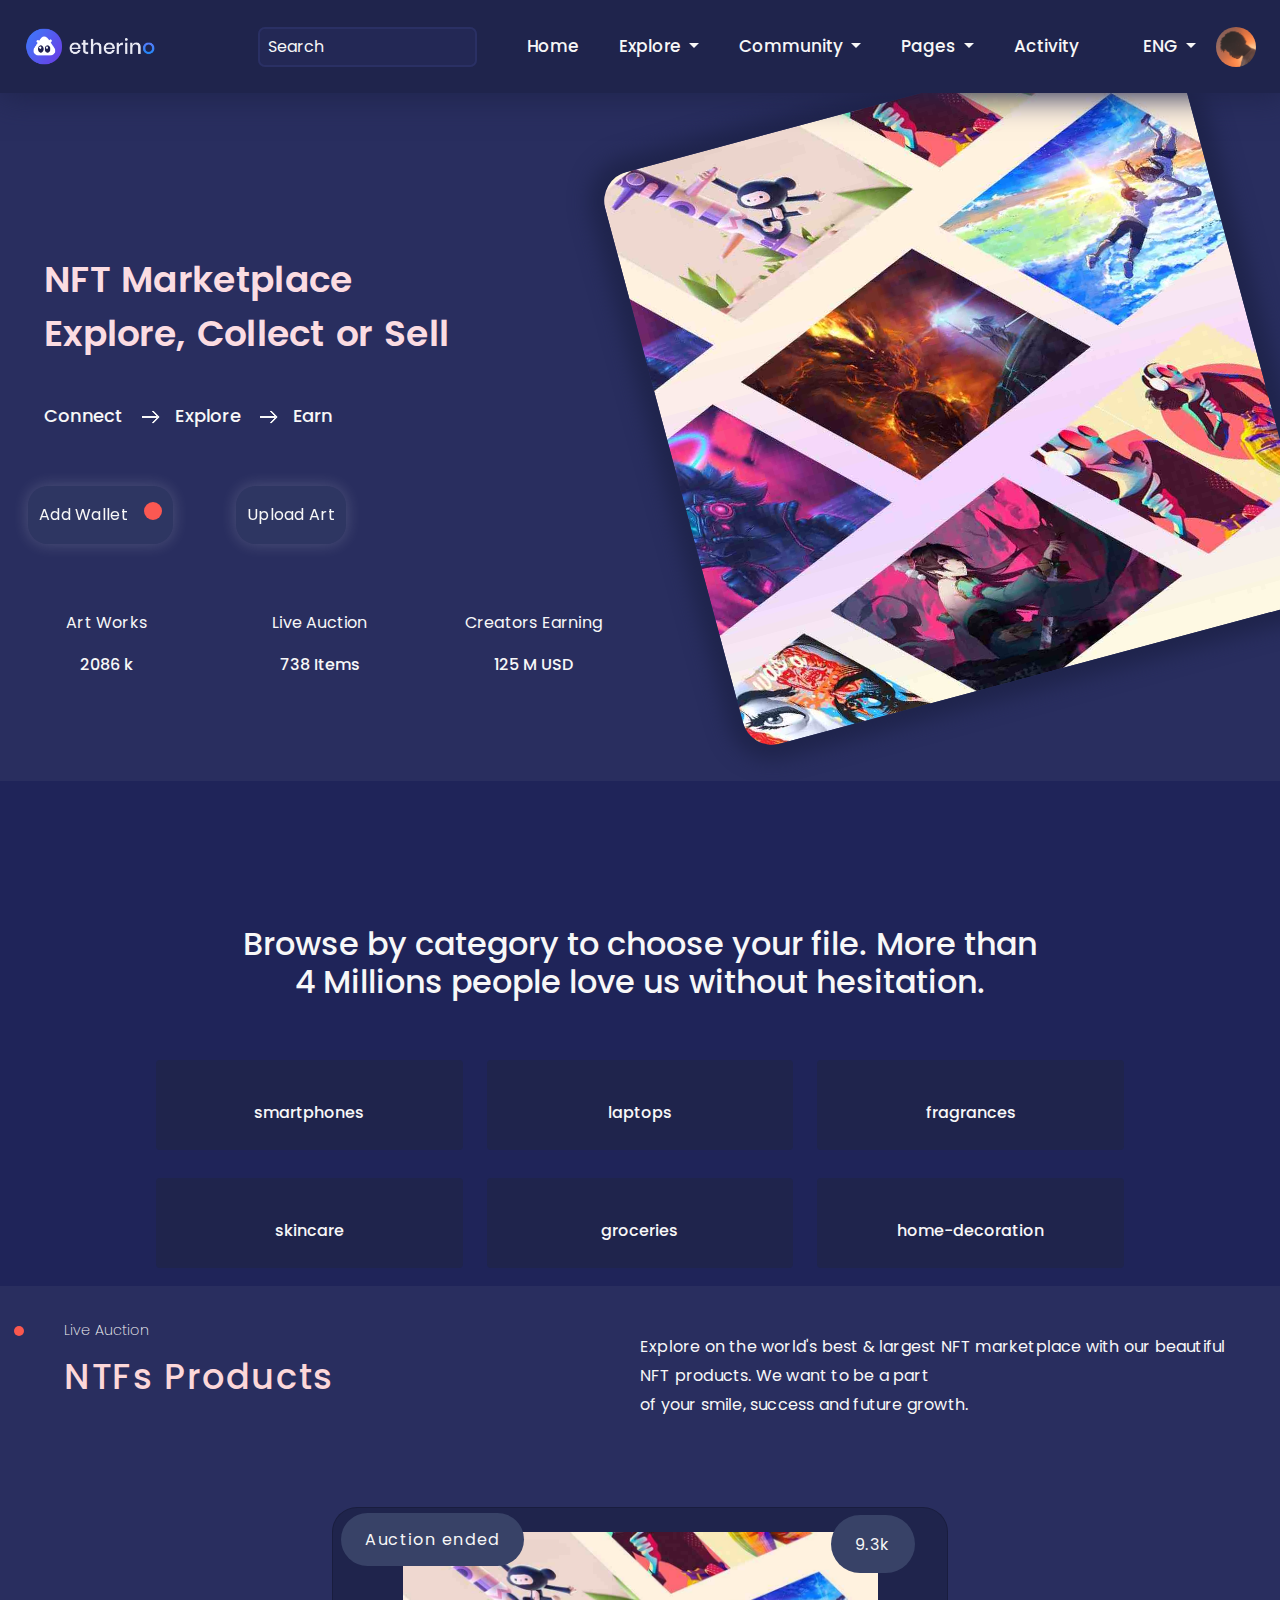
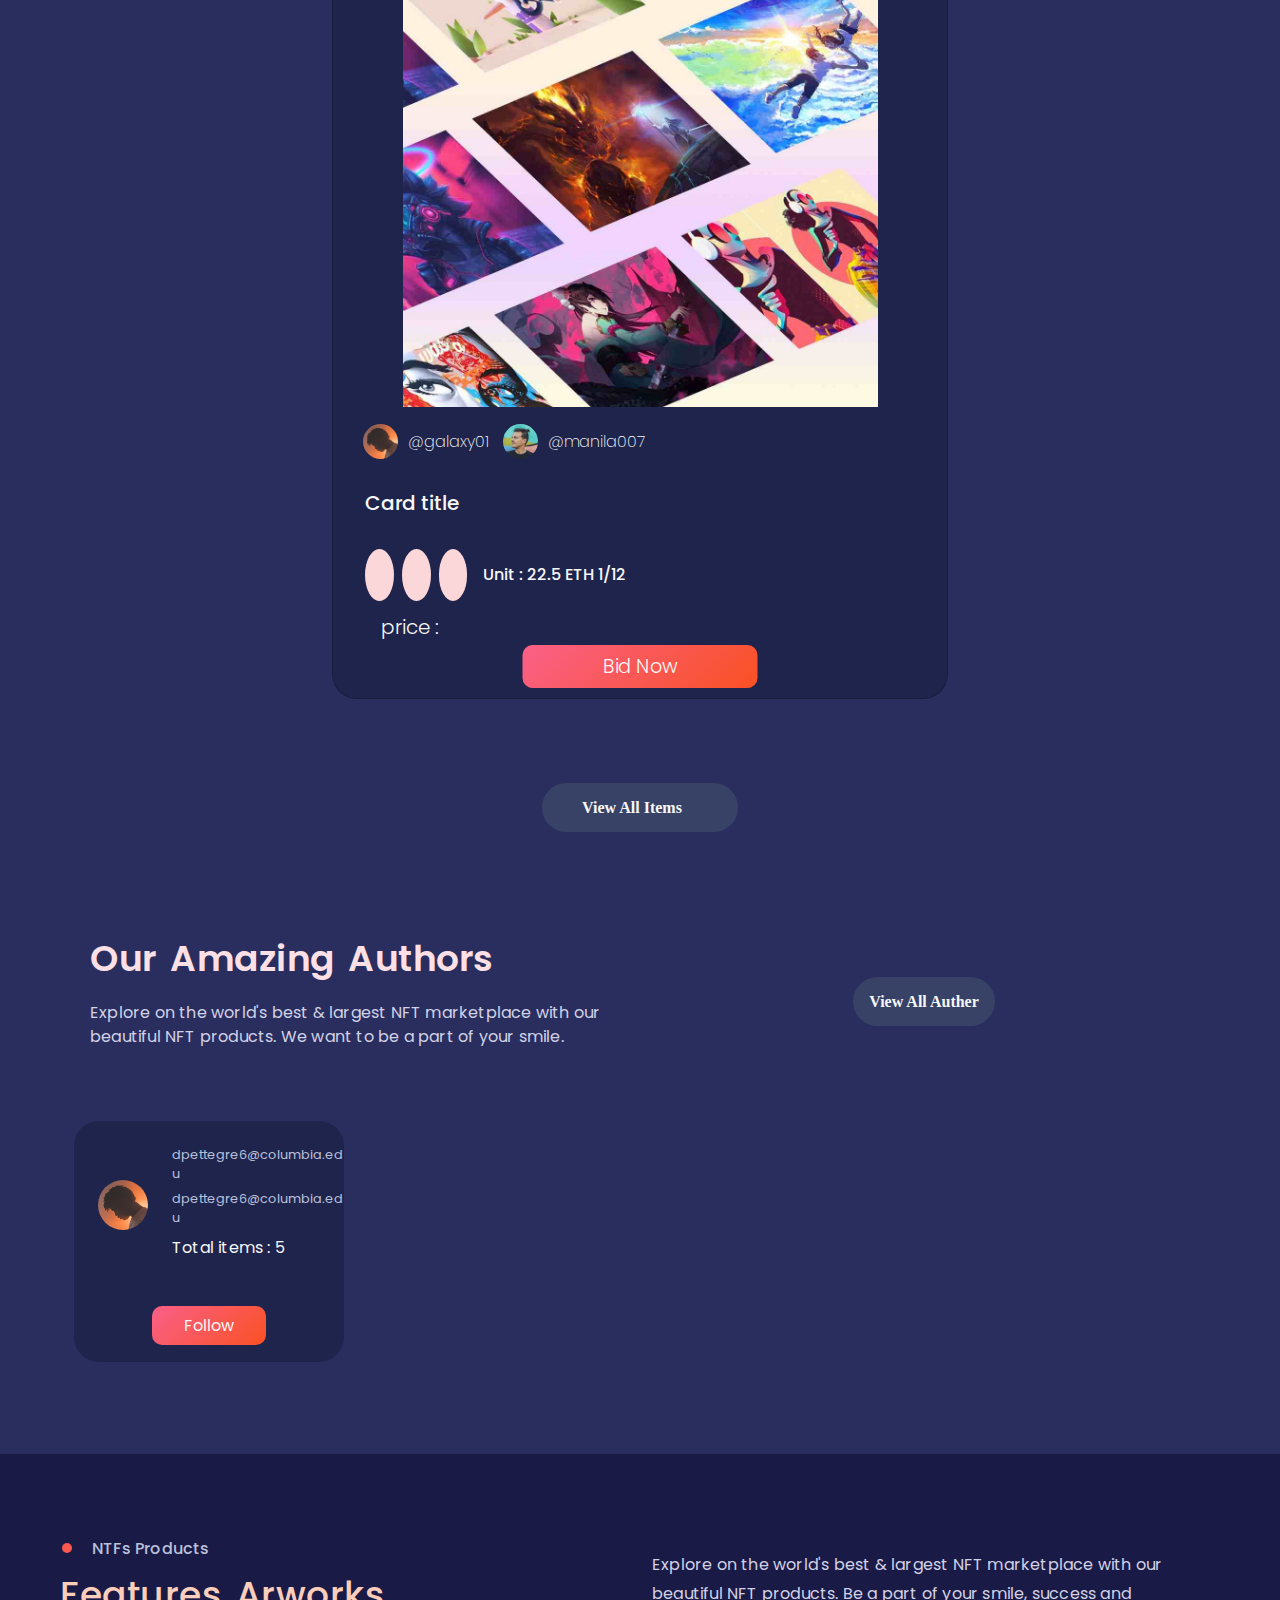
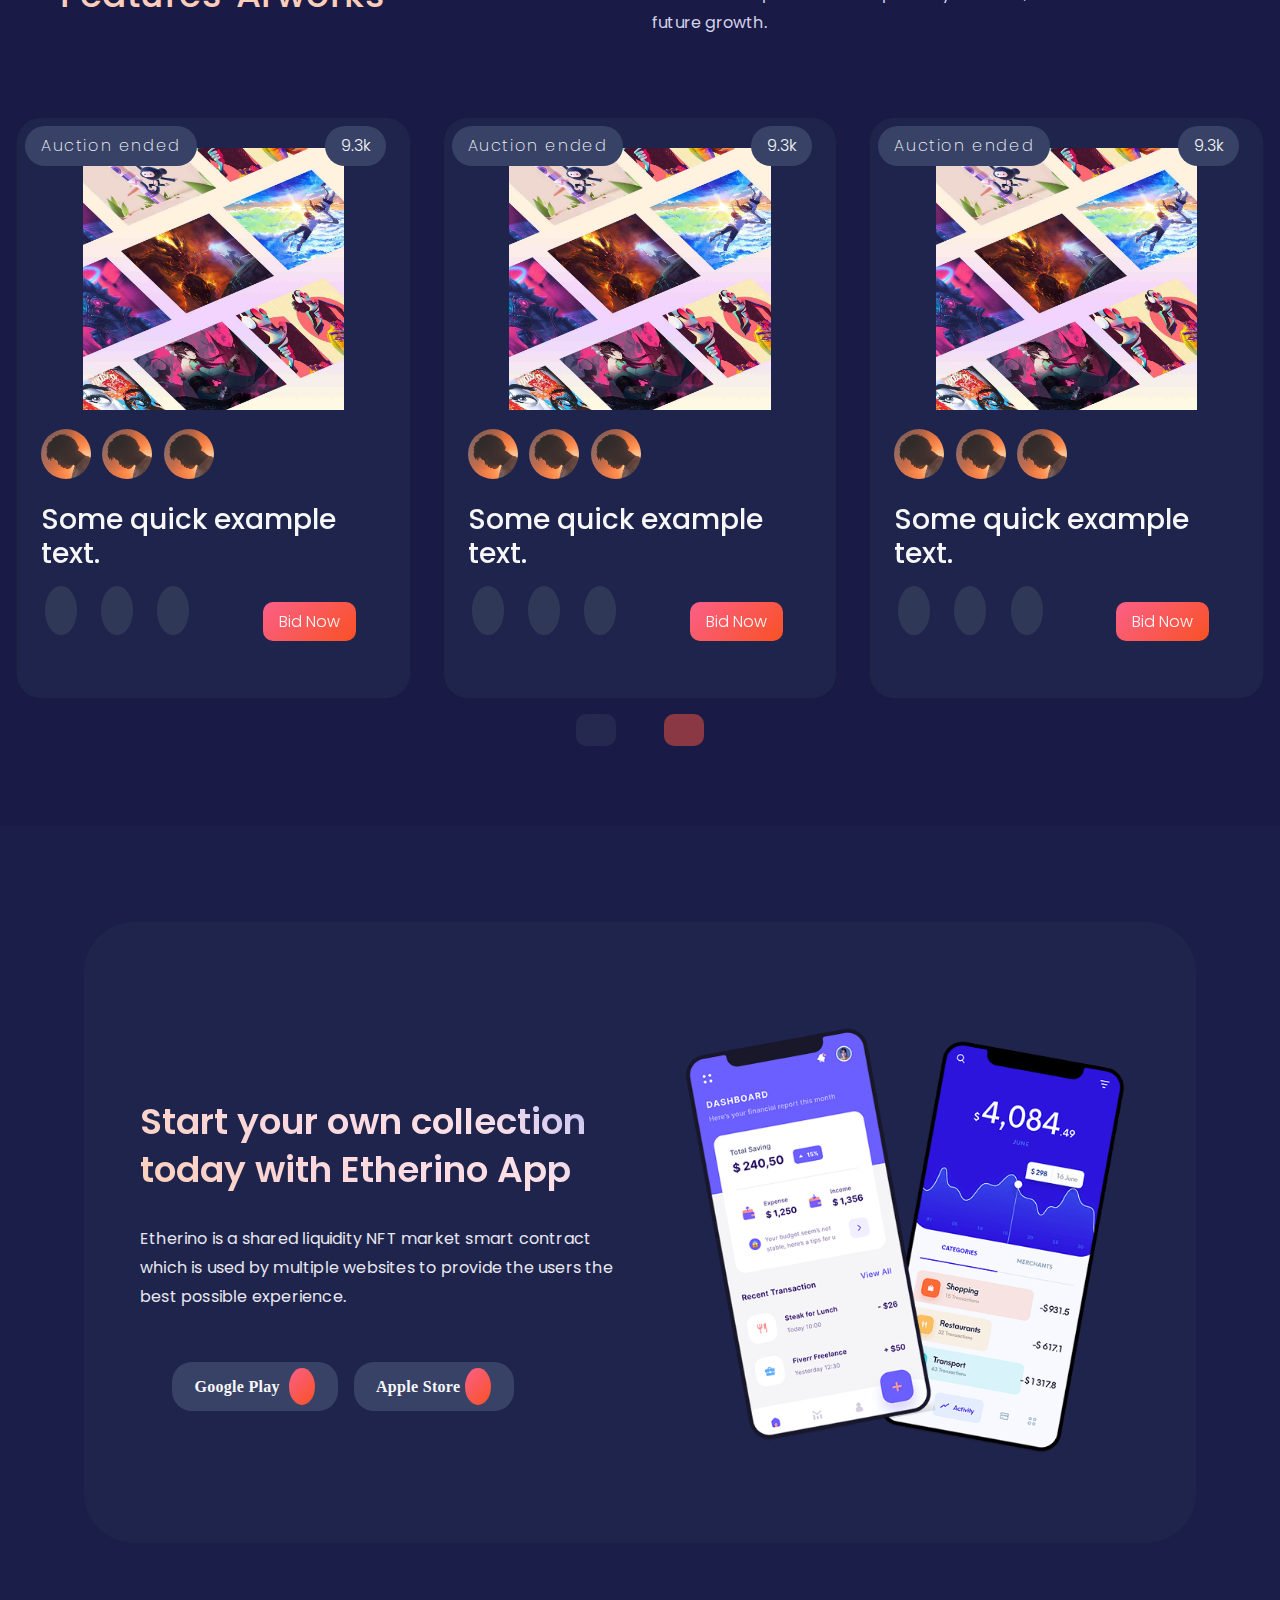
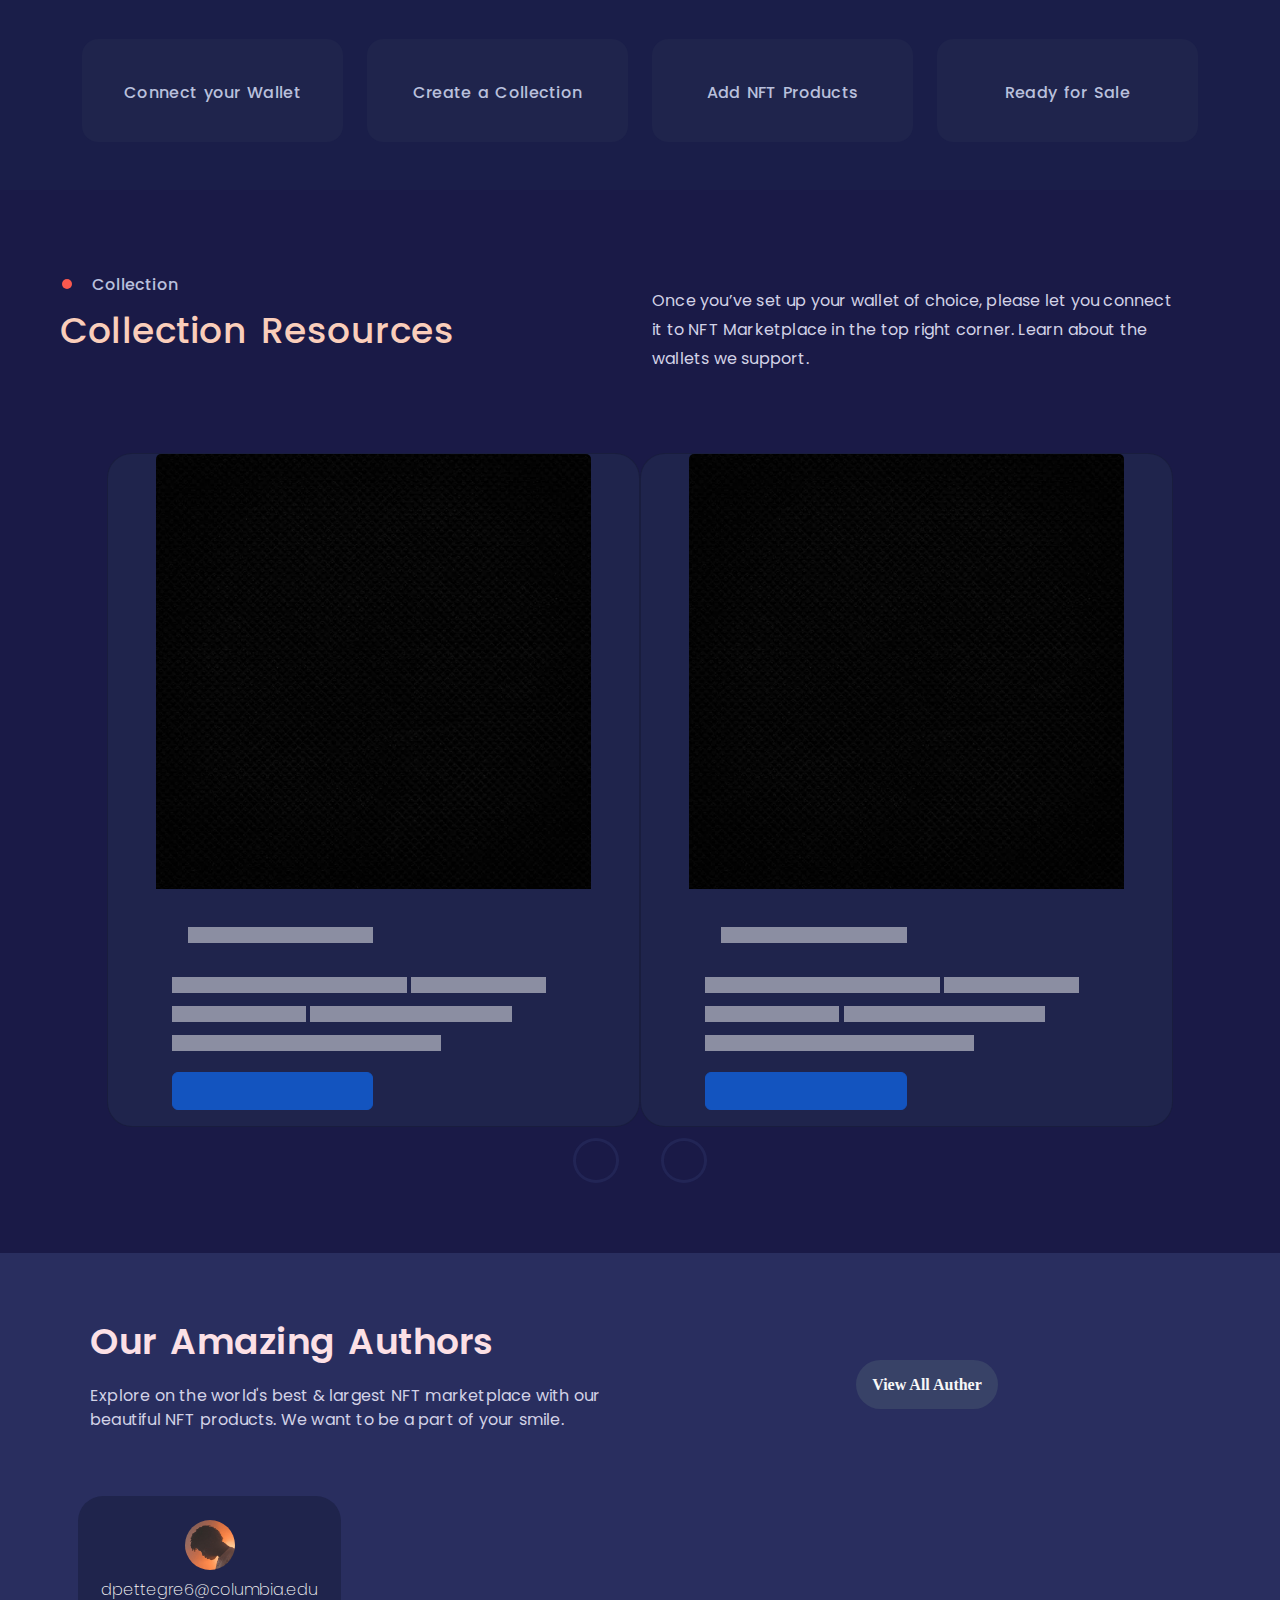
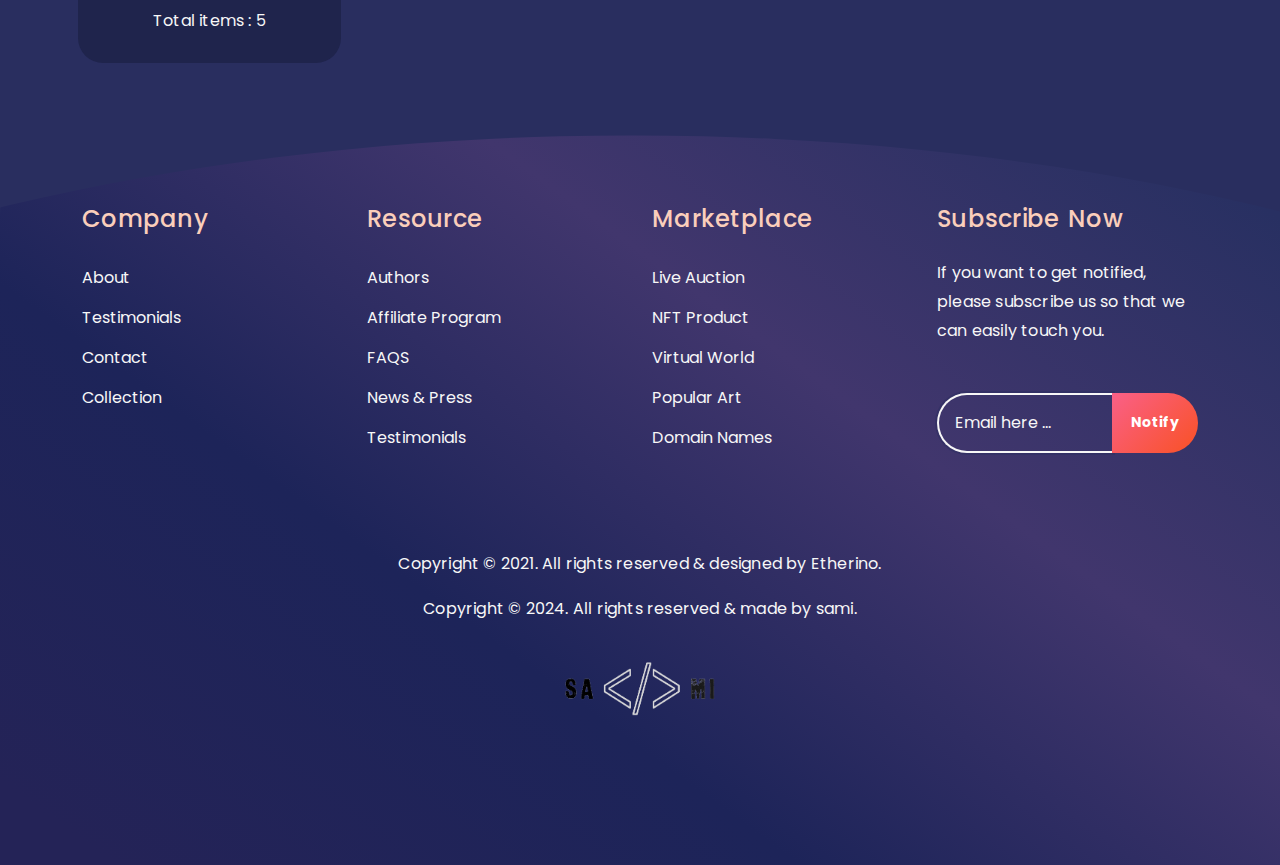
<file: index.html>
<!DOCTYPE html>
<html lang="en">
  <head>
    <meta charset="UTF-8" />
    <meta name="viewport" content="width=device-width, initial-scale=1.0" />
    <title>Marketplace | Sami</title>
    <link rel="icon" type="img/x-icon" href="imgs/android-chrome-512x512.png">
    <link rel="stylesheet" href="bootstrap.min.css" />
    <link rel="stylesheet" href="style.css" />
    
    <link
      rel="stylesheet"
      href="https://cdnjs.cloudflare.com/ajax/libs/font-awesome/6.5.2/css/all.min.css"
      integrity="sha512-SnH5WK+bZxgPHs44uWIX+LLJAJ9/2PkPKZ5QiAj6Ta86w+fsb2TkcmfRyVX3pBnMFcV7oQPJkl9QevSCWr3W6A=="
      crossorigin="anonymous"
      referrerpolicy="no-referrer"
    />
  </head>
  <!-- welcome by sami -->
  <body>
<!-- start nav -->
    <section id="first" class="sticky-top">
      <div class="container">
        <nav class="navbar navbar-expand-xl bg-body-tertiary">
          <div class="container-fluid">
            <div class="logo">
              <a class="navbar-brand" href="#"
                ><img src="imgs/logo.png" alt=""
              /></a>
              <a class="navbar-logo" href="#"
                ><img src="imgs/favicon.png" alt=""
              /></a>
            </div>
            <button
              class="navbar-toggler"
              type="button"
              data-bs-toggle="collapse"
              data-bs-target="#navbarSupportedContent"
              aria-controls="navbarSupportedContent"
              aria-expanded="false"
              aria-label="Toggle navigation"
            >
              <i class="fa-solid fa-bars" style="color: #f7f7f7b4"></i>
              <!-- <span class="navbar-toggler-icon color(--bs-secondary-bg-rgb)" ></span> -->
            </button>
            <div class="collapse navbar-collapse" id="navbarSupportedContent">
              <div class="segr">
                <form class="d-flex" role="search">
                  <input
                    class="form-control me-2"
                    type="text"
                    placeholder="Search"
                    id="ser"
                  />
                  <button class="btn" id="serbtn">
                    <i class="fa-solid fa-magnifying-glass"></i>
                  </button>
                </form>
              </div>
              <ul class="navbar-nav me-auto mb-2 mb-lg-0">
                <li class="nav-item">
                  <a class="nav-link" aria-current="page" href="#">Home</a>
                </li>
                <li class="nav-item dropdown">
                  <a
                    class="nav-link dropdown-toggle"
                    href="#"
                    role="button"
                    data-bs-toggle="dropdown"
                    aria-expanded="false"
                  >
                    Explore
                  </a>
                  <ul class="dropdown-menu">
                    <li><a class="dropdown-items" href="#section3">Explore One</a></li>
                    <li>
                      <a class="dropdown-items" href="#section4">Live Auction</a>
                    </li>
                    <li>
                      <a class="dropdown-items" href="#section8">Collection</a>
                    </li>
                    <li>
                      <a class="dropdown-items" href="#section3">Item Details</a>
                    </li>
                    <i class="fa-solid fa-caret-up"></i>
                  </ul>
                </li>
                <li class="nav-item dropdown">
                  <a
                    class="nav-link dropdown-toggle"
                    href="#"
                    role="button"
                    data-bs-toggle="dropdown"
                    aria-expanded="false"
                  >
                    Community
                  </a>
                  <ul class="dropdown-menu" id="com">
                    <li><a class="dropdown-items" href="#">News & Press</a></li>
                    <li>
                      <a class="dropdown-items" href="#">Single Blog</a>
                    </li>
                    <li>
                      <a class="dropdown-items" href="#footer">Help Center</a>
                    </li>
                    <i class="fa-solid fa-caret-up"></i>
                  </ul>
                </li>
                <li class="nav-item dropdown">
                  <a
                    class="nav-link dropdown-toggle"
                    href="#"
                    role="button"
                    data-bs-toggle="dropdown"
                    aria-expanded="false"
                  >
                    Pages
                  </a>
                  <ul class="dropdown-menu" id="pag">
                    <li><a class="dropdown-items" href="#">My Account</a></li>
                    <li>
                      <a class="dropdown-items" href="#">Sign Up</a>
                    </li>
                    <li>
                      <a class="dropdown-items" href="#section10">Authors</a>
                    </li>
                    <li>
                      <a class="dropdown-items" href="#section10">Author Details</a>
                    </li>
                    <li>
                      <a class="dropdown-items" href="#footer">Terms & Conditions</a>
                    </li>
                    <li>
                      <a class="dropdown-items" href="#footer">About Us</a>
                    </li>
                    <li>
                      <a class="dropdown-items" href="#footer">Contact Us</a>
                    </li>
                    <li>
                      <a class="dropdown-items" href="#footer">Privacy Policy</a>
                    </li>
                    <li>
                      <a class="dropdown-items" href="#section7">Connect Wallet</a>
                    </li>
                    <i class="fa-solid fa-caret-up"></i>
                  </ul>
                </li>
                <li class="nav-item">
                  <a class="nav-link" aria-current="page" href="#">Activity</a>
                </li>
              </ul>
              <div class="icodiv">
                <ul class="navbar-nav me-auto mb-2 mb-lg-0">
                  <li class="nav-item dropdown">
                    <a
                      class="nav-link dropdown-toggle"
                      href="#"
                      role="button"
                      data-bs-toggle="dropdown"
                      aria-expanded="false"
                    >
                      ENG
                    </a>
                    <ul class="dropdown-menu">
                      <li><a class="dropdown-items" href="#">ENG</a></li>
                      <li>
                        <a class="dropdown-items" href="#">ARB</a>
                      </li>
                      <li>
                        <a class="dropdown-items" href="#">GER</a>
                      </li>
                      <li>
                        <a class="dropdown-items" href="#">FRN</a>
                      </li>
                      <i class="fa-solid fa-caret-up"></i>
                    </ul>
                  </li>
                </ul>
                <div class="sicon">
                  <img src="imgs/1.jpg" alt="" />
                  <i class="fa-regular fa-circle-check"></i>
                </div>
              </div>
            </div>
          </div>
        </nav>
      </div>
    </section>
    <!-- end nav -->
    <!-- start secound -->
    <div class="secound" id="section2">
      <div class="container">
        <div class="row">
          <div class="col-lg-6 col-12">
            <div class="h-100">
              <h2>
                NFT Marketplace<br />
                Explore, Collect or Sell
              </h2>
              <div class="nums">
                <span class="nu1">Connect</span>
                <span class="nu2">Explore</span>
                <span class="nu3">Earn</span>
              </div>
              <div class="boxbtn mx-auto mx-lg-0">
                <a href="#" class="btn"
                  >Add Wallet<i class="fa-solid fa-arrow-right"></i
                ></a>
                <a href="#" class="btn">Upload Art</a>
              </div>
              <div class="row mt-5">
                <div class="col-lg-4 text-center">
                  <p>Art Works</p>
                  <span> <small id="sml1">2597</small> k</span>
                </div>
                <div class="col-lg-4 text-center">
                  <p>Live Auction</p>
                  <span> <small id="sml2">997</small> Items </span>
                </div>
                <div class="col-lg-4 text-center">
                  <p>Creators Earning</p>
                  <span> <small id="sml3">342</small> M USD</span>
                </div>
              </div>
            </div>
          </div>
          <div class="col-lg-6 col-12">
            <div class="container-lg">
              <img src="imgs/header-right.jpg" alt="" />
            </div>
          </div>
        </div>
      </div>
    </div>
    <!-- end secound -->
    <!-- start third -->
    <section class="third pt-5" id="section3">
      <div class="container pt-5">
        <div class="heading text-center my-5">
          <h2>
            Browse by category to choose your file. More than <br />
            4 Millions people love us without hesitation.
          </h2>
        </div>
        <div class="boxss">
          <div class="row" id="categ">
            <div class="bosxx1 text-center col-md-4 col-sm-4 col-6">
              <a href="#"
                ><span><i class="fa-solid fa-mobile"></i></span>
                <span>smartphones</span></a
              >
            </div>
            <div class="bosxx1 text-center col-md-4 col-sm-4 col-6">
              <a href="#"
                ><span><i class="fa-solid fa-laptop"></i></span>
                <span>laptops</span></a
              >
            </div>
            <div class="bosxx1 text-center col-md-4 col-sm-4 col-6">
              <a href="#"
                ><span><i class="fa-solid fa-bottle-droplet"></i></span>
                <span>fragrances</span></a
              >
            </div>
            <div class="bosxx1 text-center col-md-4 col-sm-4 col-6">
              <a href="#"
                ><span><i class="fa-solid fa-boxes-stacked"></i></span>
                <span>skincare</span></a
              >
            </div>
            <div class="bosxx1 text-center col-md-4 col-sm-4 col-6">
              <a href="#"
                ><span><i class="fa-solid fa-basket-shopping"></i></span>
                <span>groceries</span></a
              >
            </div>
            <div class="bosxx1 text-center col-md-4 col-sm-4 col-6">
              <a href="#"
                ><span><i class="fa-solid fa-house-chimney"></i></span>
                <span>home-decoration</span></a
              >
            </div>
          </div>
        </div>
      </div>
    </section>
    <!-- end third -->
    <!-- start fourth -->
    <section class="fourth" id="section4">
      <div class="container-fluid">
        <div class="row hedering justify-content-between">
          <div class="head col-lg-6">
            <span>Live Auction</span>
            <h3>NTFs Products</h3>
          </div>
          <div class="paragraph col-6 mx-auto mx-lg-0">
            <p>
              Explore on the world's best & largest NFT marketplace with our
              beautiful NFT products. We want to be a part <br />
              of your smile, success and future growth.
            </p>
          </div>
        </div>
        <div class="row my-5" id="showAera">
          <div
            class="col-xxl-4 col-xl-6 col-lg-6 col-md-8 mx-md-auto mx-auto col-12 mb-3"
          >
            <div class="card justify-content-between">
              <div class="img">
                <img
                  src="imgs/header-right.jpg"
                  class="card-img-top"
                  alt="..."
                />
              </div>
              <div class="card-body">
                <div
                  class="users d-flex justify-content-start align-items-center mb-3"
                >
                  <div class="user d-flex align-items-center">
                    <div class="userimg">
                      <img src="imgs/1.jpg" alt="" />
                      <i class="fa-regular fa-circle-check"></i>
                    </div>
                    <span>@galaxy01</span>
                  </div>
                  <div class="user d-flex align-items-center">
                    <div class="userimg">
                      <img src="imgs/2.jpg" alt="" />
                      <i class="fa-regular fa-circle-check" id="dif"></i>
                    </div>
                    <span>@manila007</span>
                  </div>
                </div>
                <h5 class="card-title">Card title</h5>
                <div
                  class="social d-flex align-items-center justify-content-start p-2"
                >
                  <div class="socialLogo">
                    <a href="#"><i class="fa-regular fa-file-lines"></i></a>
                    <a href="#"><i class="fa-solid fa-share-nodes"></i></a>
                    <a href="#"
                      ><i class="fa-solid fa-flag mt-2 mt-lg-0"></i
                    ></a>
                  </div>
                  <div class="inform">
                    <span>Unit : 22.5 ETH 1/12</span>
                  </div>
                </div>
                <div
                  class="lastInfo d-flex justify-content-start position-relative"
                >
                  <span>price : </span>
                  <div class="makebtn">
                    <a href="#">Bid Now</a>
                  </div>
                </div>
              </div>
              <div class="befor"><span>Auction ended</span></div>
              <div class="after">
                <span><i class="fa-regular fa-heart"></i> 9.3k</span>
              </div>
            </div>
          </div>
        </div>
        <div class="vewbtn">
          <div class="makebtn1 text-center">
            <a href="allAuther.html" target="_blank"
              >View All Items
              <i class="fa-solid fa-circle-right" style="color: #f95a60"></i
            ></a>
          </div>
        </div>
      </div>
    </section>
    <!-- end fourth -->
    <!-- start fifth -->
    <section class="fifth py-5" id="section5">
      <div class="container-xl py-1 ps-lg-2 p0-0">
        <div class="headringfifth">
          <div class="row px-0">
            <div
              class="col-xxl-7 col-lg-6 mx-lg-0 mx-auto ps-xxl-5 ps-lg-4"
              id="headtext"
            >
              <h3>Our Amazing Authors</h3>
              <p>
                Explore on the world's best & largest NFT marketplace with our
                <br />
                beautiful NFT products. We want to be a part of your smile.
              </p>
            </div>
            <div
              class="makebtn2 text-center col-xxl-5 col-lg-6 mx-lg-0 mx-auto"
            >
              <a href="#">View All Auther </a>
            </div>
          </div>
        </div>
        <div class="boxsfifth mt-5">
          <div class="row" id="showAuther">
            <div
              class="col-lg-3 col-md-4 p-xl-2 ps-xxl-5 col-sm-8 col-9 mx-auto my-1 my-xl-0 mx-md-0"
            >
              <div class="back">
                <div class="row align-items-center">
                  <div
                    class="col d-flex justify-content-around d-md-block ms-0"
                  >
                    <div class="justify-content-around">
                      <img src="imgs/1.jpg" alt="" />
                      <i class="fa-regular fa-circle-check"></i>
                    </div>
                  </div>
                  <div class="col-7 col-md-8 me-0">
                    <span class="text-wrap text-break"
                      >dpettegre6@columbia.edu</span
                    >
                    <span class="text-wrap text-break mt-1"
                      >dpettegre6@columbia.edu</span
                    >
                    <p class="my-1">Total items : 5</p>
                  </div>
                  <div class="makebtn3 mt-5 text-center">
                    <a href="#">Follow </a>
                  </div>
                </div>
              </div>
            </div>
          </div>
        </div>
      </div>
    </section>
    <!-- end fifth -->
    <!-- start 6th -->
    <section class="sixth py-5" id="section6">
      <div class="container">
        <div class="headringSixth px-lg-5">
          <div class="row">
            <div class="col-8 mx-auto col-md-6 mx-md-0" id="sixthHeadr">
              <span>NTFs Products</span>
              <h2>Features Arworks</h2>
            </div>
            <div class="col-8 mx-auto mt-2 col-md-6 mx-md-0 mt-md-0">
              <p
                class="text-wrap text-break text-center text-md-start pt-3 pe-xl-5"
              >
                Explore on the world's best & largest NFT marketplace with our
                beautiful NFT products. Be a part of your smile, success and
                future growth.
              </p>
            </div>
          </div>
        </div>
        <div class="letchokpeople col-12 py-3 ">
          <div class="divslider row py-5  justify-content-center">
            <div id="carouselExample" class="carousel slide">
              <div class="carousel-inner ">
                <div class="carousel-item active" >
                  <div class=" row " id="shoWslider1">
                    <div class="col-12 col-sm-10 col-md-7 col-lg-7 mx-auto  col-xl-4 px-lg-5 px-xl-3 px-3">
                  <div class="card slidCard position-relative"  id="slidCard">
                    <div class="imgcard">
                    <img src="imgs/header-right.jpg" class="card-img-top" alt="...">
                    </div>
                    <div class="card-body">
                      <div class="card-title row slidTile">
                        <div class=" sliduser col-2">
                          <!-- <img src="imgs/1.jpg" alt="" /> -->
                          <div class="usersmall"><i class="fa-regular fa-circle-check"></i></div>
                          
                        </div>
                        <div class=" sliduser col-2">
                          <!-- <img src="imgs/1.jpg" alt="" /> -->
                          <div class="usersmall" ><i class="fa-regular fa-circle-check"></i></div>
                          
                        </div>
                        <div class=" sliduser col-2">
                          <!-- <img src="imgs/1.jpg" alt="" /> -->
                          <div class="usersmall" ><i class="fa-regular fa-circle-check"></i></div>
                          
                        </div>
                        
                      </div>
                      <h3 class="card-title py-3 mb-1 text-break">Some quick example text.
                      </h3>
                      <div class="row pb-5 pt-2 ">
                        <div class="col-9 mx-auto col-lg-6 mx-lg-0 row mb-lg-0 mb-3 " id="slidIcons">
                          <div class="col-4 "><i class="fa-regular fa-file-lines"></i>
                          </div>
                          <div class="col-4 "><i class="fa-solid fa-share-nodes"></i>
                          
                          </div>
                          <div class="col-4 "><i class="fa-solid fa-flag "></i>
                          </div>
                        </div>
                        <div class="makebtn5 col-7 mx-auto col-lg-6 mx-lg-0 text-center pt-2 mt-1">
                          <a href="#">Bid Now</a>
                        </div>
                      </div>
                    </div>
                    <div class="beforCARD"><span>Auction ended</span></div>
                    <div class="afterCARD"><span><i class="fa-regular fa-heart"></i> 9.3k</span></div>
                  </div>
                  </div>
                    <div class="col-12 col-sm-10 col-md-7 col-lg-7 mx-auto  col-xl-4 mx-lg-auto  px-lg-5 px-xl-3 px-3">
                  <div class="card slidCard position-relative"  id="slidCard">
                    <div class="imgcard">
                    <img src="imgs/header-right.jpg" class="card-img-top" alt="...">
                    </div>
                    <div class="card-body">
                      <div class="card-title row slidTile">
                        <div class=" sliduser col-2">
                          <!-- <img src="imgs/1.jpg" alt="" /> -->
                          <div class="usersmall"><i class="fa-regular fa-circle-check"></i></div>
                          
                        </div>
                        <div class=" sliduser col-2">
                          <!-- <img src="imgs/1.jpg" alt="" /> -->
                          <div class="usersmall"><i class="fa-regular fa-circle-check"></i></div>
                          
                        </div>
                        <div class=" sliduser col-2">
                          <!-- <img src="imgs/1.jpg" alt="" /> -->
                          <div class="usersmall"><i class="fa-regular fa-circle-check"></i></div>
                          
                        </div>
                        
                      </div>
                      <h3 class="card-title py-3 mb-1 text-break">Some quick example text.
                      </h3>
                      <div class="row pb-5 pt-2 ">
                        <div class="col-9 mx-auto col-lg-6 mx-lg-0 row mb-lg-0 mb-3 " id="slidIcons">
                          <div class="col-4 "><i class="fa-regular fa-file-lines"></i>
                          </div>
                          <div class="col-4 "><i class="fa-solid fa-share-nodes"></i>
                          
                          </div>
                          <div class="col-4 "><i class="fa-solid fa-flag "></i>
                          </div>
                        </div>
                        <div class="makebtn5 col-7 mx-auto col-lg-6 mx-lg-0 text-center pt-2 mt-1">
                          <a href="#">Bid Now</a>
                        </div>
                      </div>
                    </div>
                    <div class="beforCARD"><span>Auction ended</span></div>
                    <div class="afterCARD"><span><i class="fa-regular fa-heart"></i> 9.3k</span></div>
                  </div>
                  </div>
                    <div class="col-12 col-sm-10 col-md-7 col-lg-7 mx-auto col-xl-4 mx-lg-auto px-lg-5 px-xl-3 px-3">
                  <div class="card slidCard position-relative"  id="slidCard">
                    <div class="imgcard">
                    <img src="imgs/header-right.jpg" class="card-img-top" alt="...">
                    </div>
                    <div class="card-body">
                      <div class="card-title row slidTile">
                        <div class=" sliduser col-2">
                          <!-- <img src="imgs/1.jpg" alt="" /> -->
                          <div class="usersmall"><i class="fa-regular fa-circle-check"></i></div>
                          
                        </div>
                        <div class=" sliduser col-2">
                          <!-- <img src="imgs/1.jpg" alt="" /> -->
                          <div class="usersmall"><i class="fa-regular fa-circle-check"></i></div>
                          
                        </div>
                        <div class=" sliduser col-2">
                          <!-- <img src="imgs/1.jpg" alt="" /> -->
                          <div class="usersmall"><i class="fa-regular fa-circle-check"></i></div>
                          
                        </div>
                        
                      </div>
                      <h3 class="card-title py-3 mb-1 text-break">Some quick example text.
                      </h3>
                      <div class="row pb-5 pt-2 ">
                        <div class="col-9 mx-auto col-lg-6 mx-lg-0 row mb-lg-0 mb-3 " id="slidIcons">
                          <div class="col-4 "><i class="fa-regular fa-file-lines"></i>
                          </div>
                          <div class="col-4 "><i class="fa-solid fa-share-nodes"></i>
                          
                          </div>
                          <div class="col-4 "><i class="fa-solid fa-flag "></i>
                          </div>
                        </div>
                        <div class="makebtn5 col-7 mx-auto col-lg-6 mx-lg-0 text-center pt-2 mt-1">
                          <a href="#">Bid Now</a>
                        </div>
                      </div>
                    </div>
                    <div class="beforCARD"><span>Auction ended</span></div>
                    <div class="afterCARD"><span><i class="fa-regular fa-heart"></i> 9.3k</span></div>
                  </div>
                  </div>
                  </div>
                </div>
                <div class="carousel-item " >
                  <div class=" row " id="shoWslider2">
                    <div class="col-12 col-sm-10 col-md-7 col-lg-7 mx-auto  col-xl-4 px-lg-5 px-xl-3 px-3">
                  <div class="card slidCard position-relative"  id="slidCard">
                    <div class="imgcard">
                    <img src="imgs/header-right.jpg" class="card-img-top" alt="...">
                    </div>
                    <div class="card-body">
                      <div class="card-title row slidTile">
                        <div class=" sliduser col-2">
                          <!-- <img src="imgs/1.jpg" alt="" /> -->
                          <div class="usersmall"><i class="fa-regular fa-circle-check"></i></div>
                          
                        </div>
                        <div class=" sliduser col-2">
                          <!-- <img src="imgs/1.jpg" alt="" /> -->
                          <div class="usersmall"><i class="fa-regular fa-circle-check"></i></div>
                          
                        </div>
                        <div class=" sliduser col-2">
                          <!-- <img src="imgs/1.jpg" alt="" /> -->
                          <div class="usersmall"><i class="fa-regular fa-circle-check"></i></div>
                          
                        </div>
                        
                      </div>
                      <h3 class="card-title py-3 mb-1 text-break">Some quick example text.
                      </h3>
                      <div class="row pb-5 pt-2 ">
                        <div class="col-9 mx-auto col-lg-6 mx-lg-0 row mb-lg-0 mb-3 " id="slidIcons">
                          <div class="col-4 "><i class="fa-regular fa-file-lines"></i>
                          </div>
                          <div class="col-4 "><i class="fa-solid fa-share-nodes"></i>
                          
                          </div>
                          <div class="col-4 "><i class="fa-solid fa-flag "></i>
                          </div>
                        </div>
                        <div class="makebtn5 col-7 mx-auto col-lg-6 mx-lg-0 text-center pt-2 mt-1">
                          <a href="#">Bid Now</a>
                        </div>
                      </div>
                    </div>
                    <div class="beforCARD"><span>Auction ended</span></div>
                    <div class="afterCARD"><span><i class="fa-regular fa-heart"></i> 9.3k</span></div>
                  </div>
                  </div>
                    <div class="col-12 col-sm-10 col-md-7 col-lg-7 mx-auto  col-xl-4 mx-lg-auto  px-lg-5 px-xl-3 px-3">
                  <div class="card slidCard position-relative"  id="slidCard">
                    <div class="imgcard">
                    <img src="imgs/header-right.jpg" class="card-img-top" alt="...">
                    </div>
                    <div class="card-body">
                      <div class="card-title row slidTile">
                        <div class=" sliduser col-2">
                          <!-- <img src="imgs/1.jpg" alt="" /> -->
                          <div class="usersmall"><i class="fa-regular fa-circle-check"></i></div>
                          
                        </div>
                        <div class=" sliduser col-2">
                          <!-- <img src="imgs/1.jpg" alt="" /> -->
                          <div class="usersmall"><i class="fa-regular fa-circle-check"></i></div>
                          
                        </div>
                        <div class=" sliduser col-2">
                          <!-- <img src="imgs/1.jpg" alt="" /> -->
                          <div class="usersmall"><i class="fa-regular fa-circle-check"></i></div>
                          
                        </div>
                        
                      </div>
                      <h3 class="card-title py-3 mb-1 text-break">Some quick example text.
                      </h3>
                      <div class="row pb-5 pt-2 ">
                        <div class="col-9 mx-auto col-lg-6 mx-lg-0 row mb-lg-0 mb-3 " id="slidIcons">
                          <div class="col-4 "><i class="fa-regular fa-file-lines"></i>
                          </div>
                          <div class="col-4 "><i class="fa-solid fa-share-nodes"></i>
                          
                          </div>
                          <div class="col-4 "><i class="fa-solid fa-flag "></i>
                          </div>
                        </div>
                        <div class="makebtn5 col-7 mx-auto col-lg-6 mx-lg-0 text-center pt-2 mt-1">
                          <a href="#">Bid Now</a>
                        </div>
                      </div>
                    </div>
                    <div class="beforCARD"><span>Auction ended</span></div>
                    <div class="afterCARD"><span><i class="fa-regular fa-heart"></i> 9.3k</span></div>
                  </div>
                  </div>
                    <div class="col-12 col-sm-10 col-md-7 col-lg-7 mx-auto col-xl-4 mx-lg-auto px-lg-5 px-xl-3 px-3">
                  <div class="card slidCard position-relative"  id="slidCard">
                    <div class="imgcard">
                    <img src="imgs/header-right.jpg" class="card-img-top" alt="...">
                    </div>
                    <div class="card-body">
                      <div class="card-title row slidTile">
                        <div class=" sliduser col-2">
                          <!-- <img src="imgs/1.jpg" alt="" /> -->
                          <div class="usersmall"><i class="fa-regular fa-circle-check"></i></div>
                          
                        </div>
                        <div class=" sliduser col-2">
                          <!-- <img src="imgs/1.jpg" alt="" /> -->
                          <div class="usersmall"><i class="fa-regular fa-circle-check"></i></div>
                          
                        </div>
                        <div class=" sliduser col-2">
                          <!-- <img src="imgs/1.jpg" alt="" /> -->
                          <div class="usersmall"><i class="fa-regular fa-circle-check"></i></div>
                          
                        </div>
                        
                      </div>
                      <h3 class="card-title py-3 mb-1 text-break">Some quick example text.
                      </h3>
                      <div class="row pb-5 pt-2 ">
                        <div class="col-9 mx-auto col-lg-6 mx-lg-0 row mb-lg-0 mb-3 " id="slidIcons">
                          <div class="col-4 "><i class="fa-regular fa-file-lines"></i>
                          </div>
                          <div class="col-4 "><i class="fa-solid fa-share-nodes"></i>
                          
                          </div>
                          <div class="col-4 "><i class="fa-solid fa-flag "></i>
                          </div>
                        </div>
                        <div class="makebtn5 col-7 mx-auto col-lg-6 mx-lg-0 text-center pt-2 mt-1">
                          <a href="#">Bid Now</a>
                        </div>
                      </div>
                    </div>
                    <div class="beforCARD"><span>Auction ended</span></div>
                    <div class="afterCARD"><span><i class="fa-regular fa-heart"></i> 9.3k</span></div>
                  </div>
                  </div>
                  </div>
                </div>
                <div class="carousel-item " >
                  <div class=" row " id="shoWslider3">
                    <div class="col-12 col-sm-10 col-md-7 col-lg-7 mx-auto  col-xl-4 px-lg-5 px-xl-3 px-3">
                  <div class="card slidCard position-relative"  id="slidCard">
                    <div class="imgcard">
                    <img src="imgs/header-right.jpg" class="card-img-top" alt="...">
                    </div>
                    <div class="card-body">
                      <div class="card-title row slidTile">
                        <div class=" sliduser col-2">
                          <!-- <img src="imgs/1.jpg" alt="" /> -->
                          <div class="usersmall"><i class="fa-regular fa-circle-check"></i></div>
                          
                        </div>
                        <div class=" sliduser col-2">
                          <!-- <img src="imgs/1.jpg" alt="" /> -->
                          <div class="usersmall"><i class="fa-regular fa-circle-check"></i></div>
                          
                        </div>
                        <div class=" sliduser col-2">
                          <!-- <img src="imgs/1.jpg" alt="" /> -->
                          <div class="usersmall"><i class="fa-regular fa-circle-check"></i></div>
                          
                        </div>
                        
                      </div>
                      <h3 class="card-title py-3 mb-1 text-break">Some quick example text.
                      </h3>
                      <div class="row pb-5 pt-2 ">
                        <div class="col-9 mx-auto col-lg-6 mx-lg-0 row mb-lg-0 mb-3 " id="slidIcons">
                          <div class="col-4 "><i class="fa-regular fa-file-lines"></i>
                          </div>
                          <div class="col-4 "><i class="fa-solid fa-share-nodes"></i>
                          
                          </div>
                          <div class="col-4 "><i class="fa-solid fa-flag "></i>
                          </div>
                        </div>
                        <div class="makebtn5 col-7 mx-auto col-lg-6 mx-lg-0 text-center pt-2 mt-1">
                          <a href="#">Bid Now</a>
                        </div>
                      </div>
                    </div>
                    <div class="beforCARD"><span>Auction ended</span></div>
                    <div class="afterCARD"><span><i class="fa-regular fa-heart"></i> 9.3k</span></div>
                  </div>
                  </div>
                    <div class="col-12 col-sm-10 col-md-7 col-lg-7 mx-auto  col-xl-4 mx-lg-auto  px-lg-5 px-xl-3 px-3">
                  <div class="card slidCard position-relative"  id="slidCard">
                    <div class="imgcard">
                    <img src="imgs/header-right.jpg" class="card-img-top" alt="...">
                    </div>
                    <div class="card-body">
                      <div class="card-title row slidTile">
                        <div class=" sliduser col-2">
                          <!-- <img src="imgs/1.jpg" alt="" /> -->
                          <div class="usersmall"><i class="fa-regular fa-circle-check"></i></div>
                          
                        </div>
                        <div class=" sliduser col-2">
                          <!-- <img src="imgs/1.jpg" alt="" /> -->
                          <div class="usersmall"><i class="fa-regular fa-circle-check"></i></div>
                          
                        </div>
                        <div class=" sliduser col-2">
                          <!-- <img src="imgs/1.jpg" alt="" /> -->
                          <div class="usersmall"><i class="fa-regular fa-circle-check"></i></div>
                          
                        </div>
                        
                      </div>
                      <h3 class="card-title py-3 mb-1 text-break">Some quick example text.
                      </h3>
                      <div class="row pb-5 pt-2 ">
                        <div class="col-9 mx-auto col-lg-6 mx-lg-0 row mb-lg-0 mb-3 " id="slidIcons">
                          <div class="col-4 "><i class="fa-regular fa-file-lines"></i>
                          </div>
                          <div class="col-4 "><i class="fa-solid fa-share-nodes"></i>
                          
                          </div>
                          <div class="col-4 "><i class="fa-solid fa-flag "></i>
                          </div>
                        </div>
                        <div class="makebtn5 col-7 mx-auto col-lg-6 mx-lg-0 text-center pt-2 mt-1">
                          <a href="#">Bid Now</a>
                        </div>
                      </div>
                    </div>
                    <div class="beforCARD"><span>Auction ended</span></div>
                    <div class="afterCARD"><span><i class="fa-regular fa-heart"></i> 9.3k</span></div>
                  </div>
                  </div>
                    <div class="col-12 col-sm-10 col-md-7 col-lg-7 mx-auto col-xl-4 mx-lg-auto px-lg-5 px-xl-3 px-3">
                  <div class="card slidCard position-relative"  id="slidCard">
                    <div class="imgcard">
                    <img src="imgs/header-right.jpg" class="card-img-top" alt="...">
                    </div>
                    <div class="card-body">
                      <div class="card-title row slidTile">
                        <div class=" sliduser col-2">
                          <!-- <img src="imgs/1.jpg" alt="" /> -->
                          <div class="usersmall"><i class="fa-regular fa-circle-check"></i></div>
                          
                        </div>
                        <div class=" sliduser col-2">
                          <!-- <img src="imgs/1.jpg" alt="" /> -->
                          <div class="usersmall"><i class="fa-regular fa-circle-check"></i></div>
                          
                        </div>
                        <div class=" sliduser col-2">
                          <!-- <img src="imgs/1.jpg" alt="" /> -->
                          <div class="usersmall"><i class="fa-regular fa-circle-check"></i></div>
                          
                        </div>
                        
                      </div>
                      <h3 class="card-title py-3 mb-1 text-break">Some quick example text.
                      </h3>
                      <div class="row pb-5 pt-2 ">
                        <div class="col-9 mx-auto col-lg-6 mx-lg-0 row mb-lg-0 mb-3 " id="slidIcons">
                          <div class="col-4 "><i class="fa-regular fa-file-lines"></i>
                          </div>
                          <div class="col-4 "><i class="fa-solid fa-share-nodes"></i>
                          
                          </div>
                          <div class="col-4 "><i class="fa-solid fa-flag "></i>
                          </div>
                        </div>
                        <div class="makebtn5 col-7 mx-auto col-lg-6 mx-lg-0 text-center pt-2 mt-1">
                          <a href="#">Bid Now</a>
                        </div>
                      </div>
                    </div>
                    <div class="beforCARD"><span>Auction ended</span></div>
                    <div class="afterCARD"><span><i class="fa-regular fa-heart"></i> 9.3k</span></div>
                  </div>
                  </div>
                  </div>
                </div>
                <div class="carousel-item " >
                  <div class=" row " id="shoWslider4">
                    <div class="col-12 col-sm-10 col-md-7 col-lg-7 mx-auto  col-xl-4 px-lg-5 px-xl-3 px-3">
                  <div class="card slidCard position-relative"  id="slidCard">
                    <div class="imgcard">
                    <img src="imgs/header-right.jpg" class="card-img-top" alt="...">
                    </div>
                    <div class="card-body">
                      <div class="card-title row slidTile">
                        <div class=" sliduser col-2">
                          <!-- <img src="imgs/1.jpg" alt="" /> -->
                          <div class="usersmall"><i class="fa-regular fa-circle-check"></i></div>
                          
                        </div>
                        <div class=" sliduser col-2">
                          <!-- <img src="imgs/1.jpg" alt="" /> -->
                          <div class="usersmall"><i class="fa-regular fa-circle-check"></i></div>
                          
                        </div>
                        <div class=" sliduser col-2">
                          <!-- <img src="imgs/1.jpg" alt="" /> -->
                          <div class="usersmall"><i class="fa-regular fa-circle-check"></i></div>
                          
                        </div>
                        
                      </div>
                      <h3 class="card-title py-3 mb-1 text-break">Some quick example text.
                      </h3>
                      <div class="row pb-5 pt-2 ">
                        <div class="col-9 mx-auto col-lg-6 mx-lg-0 row mb-lg-0 mb-3 " id="slidIcons">
                          <div class="col-4 "><i class="fa-regular fa-file-lines"></i>
                          </div>
                          <div class="col-4 "><i class="fa-solid fa-share-nodes"></i>
                          
                          </div>
                          <div class="col-4 "><i class="fa-solid fa-flag "></i>
                          </div>
                        </div>
                        <div class="makebtn5 col-7 mx-auto col-lg-6 mx-lg-0 text-center pt-2 mt-1">
                          <a href="#">Bid Now</a>
                        </div>
                      </div>
                    </div>
                    <div class="beforCARD"><span>Auction ended</span></div>
                    <div class="afterCARD"><span><i class="fa-regular fa-heart"></i> 9.3k</span></div>
                  </div>
                  </div>
                    <div class="col-12 col-sm-10 col-md-7 col-lg-7 mx-auto  col-xl-4 mx-lg-auto  px-lg-5 px-xl-3 px-3">
                  <div class="card slidCard position-relative"  id="slidCard">
                    <div class="imgcard">
                    <img src="imgs/header-right.jpg" class="card-img-top" alt="...">
                    </div>
                    <div class="card-body">
                      <div class="card-title row slidTile">
                        <div class=" sliduser col-2">
                          <!-- <img src="imgs/1.jpg" alt="" /> -->
                          <div class="usersmall"><i class="fa-regular fa-circle-check"></i></div>
                          
                        </div>
                        <div class=" sliduser col-2">
                          <!-- <img src="imgs/1.jpg" alt="" /> -->
                          <div class="usersmall"><i class="fa-regular fa-circle-check"></i></div>
                          
                        </div>
                        <div class=" sliduser col-2">
                          <!-- <img src="imgs/1.jpg" alt="" /> -->
                          <div class="usersmall"><i class="fa-regular fa-circle-check"></i></div>
                          
                        </div>
                        
                      </div>
                      <h3 class="card-title py-3 mb-1 text-break">Some quick example text.
                      </h3>
                      <div class="row pb-5 pt-2 ">
                        <div class="col-9 mx-auto col-lg-6 mx-lg-0 row mb-lg-0 mb-3 " id="slidIcons">
                          <div class="col-4 "><i class="fa-regular fa-file-lines"></i>
                          </div>
                          <div class="col-4 "><i class="fa-solid fa-share-nodes"></i>
                          
                          </div>
                          <div class="col-4 "><i class="fa-solid fa-flag "></i>
                          </div>
                        </div>
                        <div class="makebtn5 col-7 mx-auto col-lg-6 mx-lg-0 text-center pt-2 mt-1">
                          <a href="#">Bid Now</a>
                        </div>
                      </div>
                    </div>
                    <div class="beforCARD"><span>Auction ended</span></div>
                    <div class="afterCARD"><span><i class="fa-regular fa-heart"></i> 9.3k</span></div>
                  </div>
                  </div>
                    <div class="col-12 col-sm-10 col-md-7 col-lg-7 mx-auto col-xl-4 mx-lg-auto px-lg-5 px-xl-3 px-3">
                  <div class="card slidCard position-relative"  id="slidCard">
                    <div class="imgcard">
                    <img src="imgs/header-right.jpg" class="card-img-top" alt="...">
                    </div>
                    <div class="card-body">
                      <div class="card-title row slidTile">
                        <div class=" sliduser col-2">
                          <!-- <img src="imgs/1.jpg" alt="" /> -->
                          <div class="usersmall"><i class="fa-regular fa-circle-check"></i></div>
                          
                        </div>
                        <div class=" sliduser col-2">
                          <!-- <img src="imgs/1.jpg" alt="" /> -->
                          <div class="usersmall"><i class="fa-regular fa-circle-check"></i></div>
                          
                        </div>
                        <div class=" sliduser col-2">
                          <!-- <img src="imgs/1.jpg" alt="" /> -->
                          <div class="usersmall"><i class="fa-regular fa-circle-check"></i></div>
                          
                        </div>
                        
                      </div>
                      <h3 class="card-title py-3 mb-1 text-break">Some quick example text.
                      </h3>
                      <div class="row pb-5 pt-2 ">
                        <div class="col-9 mx-auto col-lg-6 mx-lg-0 row mb-lg-0 mb-3 " id="slidIcons">
                          <div class="col-4 "><i class="fa-regular fa-file-lines"></i>
                          </div>
                          <div class="col-4 "><i class="fa-solid fa-share-nodes"></i>
                          
                          </div>
                          <div class="col-4 "><i class="fa-solid fa-flag "></i>
                          </div>
                        </div>
                        <div class="makebtn5 col-7 mx-auto col-lg-6 mx-lg-0 text-center pt-2 mt-1">
                          <a href="#">Bid Now</a>
                        </div>
                      </div>
                    </div>
                    <div class="beforCARD"><span>Auction ended</span></div>
                    <div class="afterCARD"><span><i class="fa-regular fa-heart"></i> 9.3k</span></div>
                  </div>
                  </div>
                  </div>
                </div>
              </div>
              <button class="carousel-control-prev" type="button" data-bs-target="#carouselExample" data-bs-slide="prev">
                <span class="carousel-control-prev-icon" aria-hidden="true"><i class="fa-solid fa-backward"></i></span>
                <span class="visually-hidden">Previous</span>
              </button>
              <button class="carousel-control-next" type="button" data-bs-target="#carouselExample" data-bs-slide="next">
                <span class="carousel-control-next-icon" aria-hidden="true"><i class="fa-solid fa-forward"></i></span>
                <span class="visually-hidden">Next</span>
              </button>
            </div>
          </div>
        </div>
        
      </div>
    </section>
    <!-- end 6th -->
    <!-- start 7th -->
    <section class="siventh py-3" id="section7">
      <div class="container-xxl p-xxl-5 " id="seeee">
        <div class="firstBOX row">
          <div class="col-12 col-md-6 col-lg-6 mx-lg-0">
            <div class="div-content">
              <h3>Start your own collection today with Etherino App</h3>
              <p class="text-break text-wrap">Etherino is a shared liquidity NFT market smart contract which is used by multiple websites to provide the users the
              best possible experience.</p>
              <div class="litsmakebtns">
                <a href="#">Google Play <i class="fa-solid fa-play"></i></a>
                <a href="#">Apple Store <i class="fa-brands fa-apple"></i></a>
              </div>
            </div>
          </div>
          <div class="col-12 col-md-6 col-lg-6 mx-lg-0">
            <div class="siventhIMG"><img src="imgs/3.png" alt=""></div>
          </div>
        </div>
      </div>
    </section>
    <!-- end 7th -->
    <!-- start8th -->
    <section class="eighth py-5 pt-0" id="section8">
      <div class="container">
        <div class="eighthBOXX">
          <div class="row">
            <div class="col-6 mx-auto mt-2 mt-xl-0 col-lg-3 mx-lg-0">
              <div class="divEighth text-center"><div class="Wallet"><i class="fa-solid fa-wallet"></i></div>
              <div><h6>Connect your Wallet</h6></div>
            </div>
          </div>
            <div class="col-6 mx-auto mt-2 mt-xl-0 col-lg-3 mx-lg-0">
              <div class="divEighth text-center ">
              <div class="calinder"><i class="fa-regular fa-calendar-days"></i></div>
              <div><h6>Create a Collection</h6></div>
              </div>
          </div>
            <div class="col-6 mx-auto mt-2 mt-xl-0 col-lg-3 mx-lg-0">
              <div class="divEighth text-center">
              <div class="nft"><i class="fa-brands fa-product-hunt"></i></div>
            <div><h6>Add NFT Products</h6></div>
            </div>
          </div>
            <div class="col-6 mx-auto mt-2 mt-xl-0 col-lg-3 mx-lg-0">
              <div class="divEighth text-center">
                <div class="gridICon"><i class="fa-solid fa-table-cells"></i></div>
                <div><h6>Ready for Sale</h6></div>
              </div>
          </div>
          </div>
        </div>
      </div>
    </section>
    <!-- end8th -->
    <!-- start9th -->
    <section class="sixth py-5" id="ninth" id="section9">
      <div class="container">
        <div class="headringSixth px-lg-5">
          <div class="row">
            <div class="col-8 mx-auto col-md-6 mx-md-0" id="sixthHeadr">
              <span>Collection</span>
              <h2 id="">Collection Resources</h2>
            </div>
            <div class="col-8 mx-auto mt-2 col-md-6 mx-md-0 mt-md-0">
              <p class="text-wrap text-break text-center text-md-start pt-3 pe-xl-5">
              Once you’ve set up your wallet of choice, please let you connect it to NFT Marketplace in the top right corner. Learn
              about the wallets we support.
              </p>
            </div>
          </div>
        </div>
        <div class="letchokpeople col-12 py-3 ">
          <div class="divslider row py-5  justify-content-center">
            <div id="carouselExampleAutoplaying" class="carousel slide" data-bs-ride="carousel" >
              <div class="carousel-inner ">
                <div class="carousel-item active">
                  <div class=" row justify-content-center " id="ninthslid1">
                    <!-- <div class="col-12 col-sm-10 col-md-7 col-lg-6 col-xl-5 px-lg-5 px-3">
                      <div class="card slidCard position-relative" id="slidCard2">
                        <div class="imgcard">
                          <img src="imgs/header-right.jpg" class="card-img-top" alt="...">
                        </div>
                        <div class="card-body">
                          <div class="div-smallIMG">
                            <div class="contentIMg">
                              <div class="row">
                                <div class="col-4">
                                  <div class="img"></div>
                                </div>
                                <div class="col-4"> 
                                  <div class="img"></div>
                              </div>
                                <div class="col-4">
                                  <div class="img"></div>
                              </div>
                              </div>
                            </div>
                          </div>
                          <div class="card-title row slidTile" id="ninthslider">
                            <div class="col-5" id="createdITEM">
                              <span>"4" items. loved by</span>
                            </div>
                            <div class=" sliduser col-2">
                              <div class="usersmall"><i class="fa-regular fa-circle-check"></i></div>
                            </div>
                            <div class=" sliduser col-2">
                              <div class="usersmall"><i class="fa-regular fa-circle-check"></i></div>
                            </div>
                            <div class=" sliduser col-2">
                              <div class="usersmall"><i class="fa-regular fa-circle-check"></i></div>
                            </div>
                          </div>
                          <span class="card-title py-3 mb-1 text-break">Some quick example text.
                          </span>
                          <div class="row pb-5 pt-2 ">
                            <div class="col-12 mx-auto col-lg-9 mx-lg-0 row mb-lg-0 mb-3 " id="slidIcons">
                              <div class="col-2 "><i class="fa-regular fa-file-lines"></i>
                              </div>
                              <div class="col-2 "><i class="fa-solid fa-share-nodes"></i>
                              </div>
                              <div class="col-2 "><i class="fa-solid fa-flag "></i>
                              </div>
                              <div class="col-2 " id="basket"><i class="fa-solid fa-basket-shopping" style="color: #f7f7f7;"></i>
                              </div>
                            </div>
                            
                          </div>
                        </div>
                        <div class="beforCARD"><span>Auction ended</span></div>
                        <div class="afterCARD"><span><i class="fa-regular fa-heart"></i> 9.3k</span></div>
                      </div>
                    </div>
                    <div class="col-12 col-sm-10 col-md-7 col-lg-6 col-xl-5 px-lg-5 px-3 ">
                      <div class="card slidCard position-relative" id="slidCard2">
                        <div class="imgcard">
                          <img src="imgs/header-right.jpg" class="card-img-top" alt="...">
                        </div>
                        <div class="card-body">
                          <div class="div-smallIMG">
                            <div class="contentIMg">
                              <div class="row">
                                <div class="col-4">
                                  <div class="img"></div>
                                </div>
                                <div class="col-4"> 
                                  <div class="img"></div>
                              </div>
                                <div class="col-4">
                                  <div class="img"></div>
                              </div>
                              </div>
                            </div>
                          </div>
                          <div class="card-title row slidTile" id="ninthslider">
                            <div class="col-5" id="createdITEM">
                              <span>"4" items. loved by</span>
                            </div>
                            <div class=" sliduser col-2">
                              <div class="usersmall"><i class="fa-regular fa-circle-check"></i></div>
                            </div>
                            <div class=" sliduser col-2">
                              <div class="usersmall"><i class="fa-regular fa-circle-check"></i></div>
                            </div>
                            <div class=" sliduser col-2">
                              <div class="usersmall"><i class="fa-regular fa-circle-check"></i></div>
                            </div>
                          </div>
                          <span class="card-title py-3 mb-1 text-break">Some quick example text.
                          </span>
                          <div class="row pb-5 pt-2 ">
                            <div class="col-12 mx-auto col-lg-9 mx-lg-0 row mb-lg-0 mb-3 " id="slidIcons">
                              <div class="col-2 "><i class="fa-regular fa-file-lines"></i>
                              </div>
                              <div class="col-2 "><i class="fa-solid fa-share-nodes"></i>
                              </div>
                              <div class="col-2 "><i class="fa-solid fa-flag "></i>
                              </div>
                              <div class="col-2 " id="basket"><i class="fa-solid fa-basket-shopping" style="color: #f7f7f7;"></i>
                              </div>
                            </div>
                            
                          </div>
                        </div>
                        <div class="beforCARD"><span>Auction ended</span></div>
                        <div class="afterCARD"><span><i class="fa-regular fa-heart"></i> 9.3k</span></div>
                      </div>
                    </div> -->
                    <div class="card col-12 col-sm-10 col-md-7 col-lg-6 col-xl-5 px-lg-5 px-3" aria-hidden="true">
                      <img src="imgs/black.jpg" class="card-img-top" alt="...">
                      <div class="card-body">
                        <h5 class="card-title placeholder-glow">
                          <span class="placeholder col-6"></span>
                        </h5>
                        <p class="card-text placeholder-glow">
                          <span class="placeholder col-7"></span>
                          <span class="placeholder col-4"></span>
                          <span class="placeholder col-4"></span>
                          <span class="placeholder col-6"></span>
                          <span class="placeholder col-8"></span>
                        </p>
                        <a class="btn btn-primary disabled placeholder col-6" aria-disabled="true"></a>
                      </div>
                    </div>
                    <div class="card col-12 col-sm-10 col-md-7 col-lg-6 col-xl-5 px-lg-5 px-3" aria-hidden="true">
                      <img src="imgs/black.jpg" class="card-img-top" alt="...">
                      <div class="card-body">
                        <h5 class="card-title placeholder-glow">
                          <span class="placeholder col-6"></span>
                        </h5>
                        <p class="card-text placeholder-glow">
                          <span class="placeholder col-7"></span>
                          <span class="placeholder col-4"></span>
                          <span class="placeholder col-4"></span>
                          <span class="placeholder col-6"></span>
                          <span class="placeholder col-8"></span>
                        </p>
                        <a class="btn btn-primary disabled placeholder col-6" aria-disabled="true"></a>
                      </div>
                    </div>
                  </div>
                </div>
                <div class="carousel-item ">
                  <div class=" row justify-content-center " id="ninthslid2">
                    <!-- <div class="col-12 col-sm-10 col-md-7 col-lg-7 mx-auto  col-xl-4 px-lg-5 px-xl-3 px-3">
                      <div class="card slidCard position-relative" id="slidCard2">
                        <div class="imgcard">
                          <img src="imgs/header-right.jpg" class="card-img-top" alt="...">
                        </div>
                        <div class="card-body">
                          <div class="div-smallIMG">
                            <div class="contentIMg">
                              <div class="row">
                                <div class="col-4">
                                  <div class="img"></div>
                                </div>
                                <div class="col-4">
                                  <div class="img"></div>
                                </div>
                                <div class="col-4">
                                  <div class="img"></div>
                                </div>
                              </div>
                            </div>
                          </div>
                          <div class="card-title row slidTile" id="ninthslider">
                            <div class="col-5" id="createdITEM">
                              <span>"4" items. loved by</span>
                            </div>
                            <div class=" sliduser col-2">
                              <div class="usersmall"><i class="fa-regular fa-circle-check"></i></div>
                            </div>
                            <div class=" sliduser col-2">
                              <div class="usersmall"><i class="fa-regular fa-circle-check"></i></div>
                            </div>
                            <div class=" sliduser col-2">
                              <div class="usersmall"><i class="fa-regular fa-circle-check"></i></div>
                            </div>
                          </div>
                          <span class="card-title py-3 mb-1 text-break">Some quick example text.
                          </span>
                          <div class="row pb-5 pt-2 ">
                            <div class="col-12 mx-auto col-lg-9 mx-lg-0 row mb-lg-0 mb-3 " id="slidIcons">
                              <div class="col-2 "><i class="fa-regular fa-file-lines"></i>
                              </div>
                              <div class="col-2 "><i class="fa-solid fa-share-nodes"></i>
                              </div>
                              <div class="col-2 "><i class="fa-solid fa-flag "></i>
                              </div>
                              <div class="col-2 " id="basket"><i class="fa-solid fa-basket-shopping" style="color: #f7f7f7;"></i>
                              </div>
                            </div>
                  
                          </div>
                        </div>
                        <div class="beforCARD"><span>Auction ended</span></div>
                        <div class="afterCARD"><span><i class="fa-regular fa-heart"></i> 9.3k</span></div>
                      </div>
                    </div> -->
                  <div class="card col-12 col-sm-10 col-md-7 col-lg-6 col-xl-5 px-lg-5 px-3" aria-hidden="true">
                    <img src="imgs/black.jpg" class="card-img-top" alt="...">
                    <div class="card-body">
                      <h5 class="card-title placeholder-glow">
                        <span class="placeholder col-6"></span>
                      </h5>
                      <p class="card-text placeholder-glow">
                        <span class="placeholder col-7"></span>
                        <span class="placeholder col-4"></span>
                        <span class="placeholder col-4"></span>
                        <span class="placeholder col-6"></span>
                        <span class="placeholder col-8"></span>
                      </p>
                      <a class="btn btn-primary disabled placeholder col-6" aria-disabled="true"></a>
                    </div>
                  </div>
                  <div class="card col-12 col-sm-10 col-md-7 col-lg-6 col-xl-5 px-lg-5 px-3" aria-hidden="true">
                    <img src="imgs/black.jpg" class="card-img-top" alt="...">
                    <div class="card-body">
                      <h5 class="card-title placeholder-glow">
                        <span class="placeholder col-6"></span>
                      </h5>
                      <p class="card-text placeholder-glow">
                        <span class="placeholder col-7"></span>
                        <span class="placeholder col-4"></span>
                        <span class="placeholder col-4"></span>
                        <span class="placeholder col-6"></span>
                        <span class="placeholder col-8"></span>
                      </p>
                      <a class="btn btn-primary disabled placeholder col-6" aria-disabled="true"></a>
                    </div>
                  </div>
                  </div>
                </div>
                <div class="carousel-item ">
                  <div class=" row justify-content-center " id="ninthslid3">
                    <!-- <div class="col-12 col-sm-10 col-md-7 col-lg-7 mx-auto  col-xl-4 px-lg-5 px-xl-3 px-3">
                      <div class="card slidCard position-relative" id="slidCard2">
                        <div class="imgcard">
                          <img src="imgs/header-right.jpg" class="card-img-top" alt="...">
                        </div>
                        <div class="card-body">
                          <div class="div-smallIMG">
                            <div class="contentIMg">
                              <div class="row">
                                <div class="col-4">
                                  <div class="img"></div>
                                </div>
                                <div class="col-4">
                                  <div class="img"></div>
                                </div>
                                <div class="col-4">
                                  <div class="img"></div>
                                </div>
                              </div>
                            </div>
                          </div>
                          <div class="card-title row slidTile" id="ninthslider">
                            <div class="col-5" id="createdITEM">
                              <span>"4" items. loved by</span>
                            </div>
                            <div class=" sliduser col-2">
                              <div class="usersmall"><i class="fa-regular fa-circle-check"></i></div>
                            </div>
                            <div class=" sliduser col-2">
                              <div class="usersmall"><i class="fa-regular fa-circle-check"></i></div>
                            </div>
                            <div class=" sliduser col-2">
                              <div class="usersmall"><i class="fa-regular fa-circle-check"></i></div>
                            </div>
                          </div>
                          <span class="card-title py-3 mb-1 text-break">Some quick example text.
                          </span>
                          <div class="row pb-5 pt-2 ">
                            <div class="col-12 mx-auto col-lg-9 mx-lg-0 row mb-lg-0 mb-3 " id="slidIcons">
                              <div class="col-2 "><i class="fa-regular fa-file-lines"></i>
                              </div>
                              <div class="col-2 "><i class="fa-solid fa-share-nodes"></i>
                              </div>
                              <div class="col-2 "><i class="fa-solid fa-flag "></i>
                              </div>
                              <div class="col-2 " id="basket"><i class="fa-solid fa-basket-shopping" style="color: #f7f7f7;"></i>
                              </div>
                            </div>
                  
                          </div>
                        </div>
                        <div class="beforCARD"><span>Auction ended</span></div>
                        <div class="afterCARD"><span><i class="fa-regular fa-heart"></i> 9.3 k</span></div>
                      </div>
                    </div> -->
                  <div class="card col-12 col-sm-10 col-md-7 col-lg-6 col-xl-5 px-lg-5 px-3" aria-hidden="true">
                    <img src="imgs/black.jpg" class="card-img-top" alt="...">
                    <div class="card-body">
                      <h5 class="card-title placeholder-glow">
                        <span class="placeholder col-6"></span>
                      </h5>
                      <p class="card-text placeholder-glow">
                        <span class="placeholder col-7"></span>
                        <span class="placeholder col-4"></span>
                        <span class="placeholder col-4"></span>
                        <span class="placeholder col-6"></span>
                        <span class="placeholder col-8"></span>
                      </p>
                      <a class="btn btn-primary disabled placeholder col-6" aria-disabled="true"></a>
                    </div>
                  </div>
                  <div class="card col-12 col-sm-10 col-md-7 col-lg-6 col-xl-5 px-lg-5 px-3" aria-hidden="true">
                    <img src="imgs/black.jpg" class="card-img-top" alt="...">
                    <div class="card-body">
                      <h5 class="card-title placeholder-glow">
                        <span class="placeholder col-6"></span>
                      </h5>
                      <p class="card-text placeholder-glow">
                        <span class="placeholder col-7"></span>
                        <span class="placeholder col-4"></span>
                        <span class="placeholder col-4"></span>
                        <span class="placeholder col-6"></span>
                        <span class="placeholder col-8"></span>
                      </p>
                      <a class="btn btn-primary disabled placeholder col-6" aria-disabled="true"></a>
                    </div>
                  </div>
                  </div>
                </div>
              </div>
              <button class="carousel-control-prev" type="button"  data-bs-slide="prev" id="sliders2" data-bs-target="#carouselExampleAutoplaying">
                <span class="carousel-control-prev-icon" aria-hidden="true"><i class="fa-solid fa-backward"></i></span>
                <span class="visually-hidden">Previous</span>
              </button>
              <button class="carousel-control-next" type="button"  data-bs-slide="next" id="sliders3" data-bs-target="#carouselExampleAutoplaying">
                <span class="carousel-control-next-icon" aria-hidden="true"><i class="fa-solid fa-forward"></i></span>
                <span class="visually-hidden">Next</span>
              </button>
            </div>
          </div>
        </div>
      </div>
    </section>
    <!-- end9th -->
    <!-- start10th -->
    <section class="tenth py-5" id="section10">
      <div class="container py-4 px-lg-2 p0-0">
        <div class="headringfifth">
          <div class="row px-0">
            <div class="col-xxl-7 col-lg-6 mx-lg-0 mx-auto ps-xxl-5 ps-lg-4" id="headtext">
              <h3>Our Amazing Authors</h3>
              <p>
                Explore on the world's best & largest NFT marketplace with our
                <br />
                beautiful NFT products. We want to be a part of your smile.
              </p>
            </div>
            <div class="makebtn2 text-center col-xxl-5 col-lg-6 mx-lg-0 mx-auto">
              <a href="#">View All Auther </a>
            </div>
          </div>
        </div>
        <div class="boxsfifth mt-5">
          <div class="row" id="TenthShowAuther">
            <div class="col-lg-3 col-md-5 col-6 mx-auto my-1 my-xl-0 mx-md-0">
              <div class="back px-1">
                <div class="row align-items-center justify-content-around p-0">
                  <div class="col-5 d-flex justify-content-around ms-0">
                    <div class="d-flex justify-content-around">
                      <div class="divimguser position-relative"><i class="fa-regular fa-circle-check"></i></div>
                    </div>
                  </div>
                  <div class="col-12 me-0 text-center">
                    <span class="text-wrap text-break" id="userEMAIl">dpettegre6@columbia.edu</span>
                    <p class="my-1 overflow-hidden">Total items : 5</p>
                  </div>
                  
                </div>
              </div>
            </div>
          </div>
        </div>
      </div>
    </section>
    <!-- end10th -->
    <!-- start footer -->
    <footer id="footer">
      <div class="container">
        <div class="containerContant">
          <div class="row">
            <div class="col-md-3 col-8 mx-auto mx-xl-0">
              <h6>Company</h6>
              <div class="listsLIn">
                <ul>
                  <li>
                    <a href="#">About</a>
                  </li>
                  <li>
                    <a href="#">Testimonials</a>
                  </li>
                  <li>
                    <a href="#">Contact</a>
                  </li>
                  <li>
                    <a href="#">Collection</a>
                  </li>
                </ul>
                <div class="row">
                  <div class="col-1 px-0 mx-1 text-center"><a href="https://www.facebook.com/SAMii.MOHAMEdd/" target="_blank"><i class="fa-brands fa-facebook fa-xl" style="color: #095ef1;"></i></a></div>
                  <div class="col-1 px-0 mx-1 text-center"><a href="#"><i class="fa-brands fa-linkedin fa-xl" style="color: #0073b1;"></i></a></div>
                  <div class="col-1 px-0 mx-1 text-center"><a href="#"><i class="fa-brands fa-square-twitter fa-xl" style="color: #00a7e6;"></i></a></div>
                  <div class="col-1 px-0 mx-1 text-center"><a href="#"><i class="fa-brands fa-square-instagram fa-xl" style="color: #c82e87;"></i></a></div>
                </div>
              </div>
            </div>
            <div class="col-md-3 col-8 mx-auto mt-2 mt-md-0 mx-xl-0">
              <h6>Resource</h6>
              <div class="listsLIn">
                <ul>
                  <li>Authors</li>
                  <li>Affiliate Program</li>
                  <li>FAQS</li>
                  <li>News & Press</li>
                  <li>Testimonials</li>
                </ul>
              </div>
            </div>
            <div class="col-md-3 col-8 mx-auto mx-xl-0">
              <h6>Marketplace</h6>
              <div class="listsLIn">
                <ul>
                  <li>Live Auction</li>
                  <li>NFT Product</li>
                  <li>Virtual World</li>
                  <li>Popular Art</li>
                  <li>Domain Names</li>
                </ul>
              </div>
            </div>
            <div class="col-md-3 col-8 mx-auto mx-xl-0">
              <h6>Subscribe Now</h6>
              <p class="text-break text-wrap">If you want to get notified, please subscribe us so that we can easily touch you.</p>
              <div class="inpfie my-3">
                <div class="input-group my-5">
                  <input type="text" class="form-control" placeholder="Email here ..." aria-label="Email here ..."
                    aria-describedby="basic-addon2">
                  <span class="input-group-text btn" id="basic-addon2">Notify</span>
                </div>
              </div>
            </div>
          </div>
        </div>
      </div>
      <div class="container">
        <div class="lastcontent my-5  ">
          <div class="row mx-auto pb-5">
            <div class="col-12 mx-auto text-center ">
              <p>Copyright © 2021. All rights reserved & designed by Etherino.</p>
              <p>Copyright © 2024. All rights reserved & made by sami.</p>
              <div class="footimg mx-auto"></div>
            </div>
          </div>
        </div>
      </div>
    </footer>
    <script src="bootstrap.bundle.min.js"></script>
    <script src="main.js"></script>
  </body>
</html>
</file>
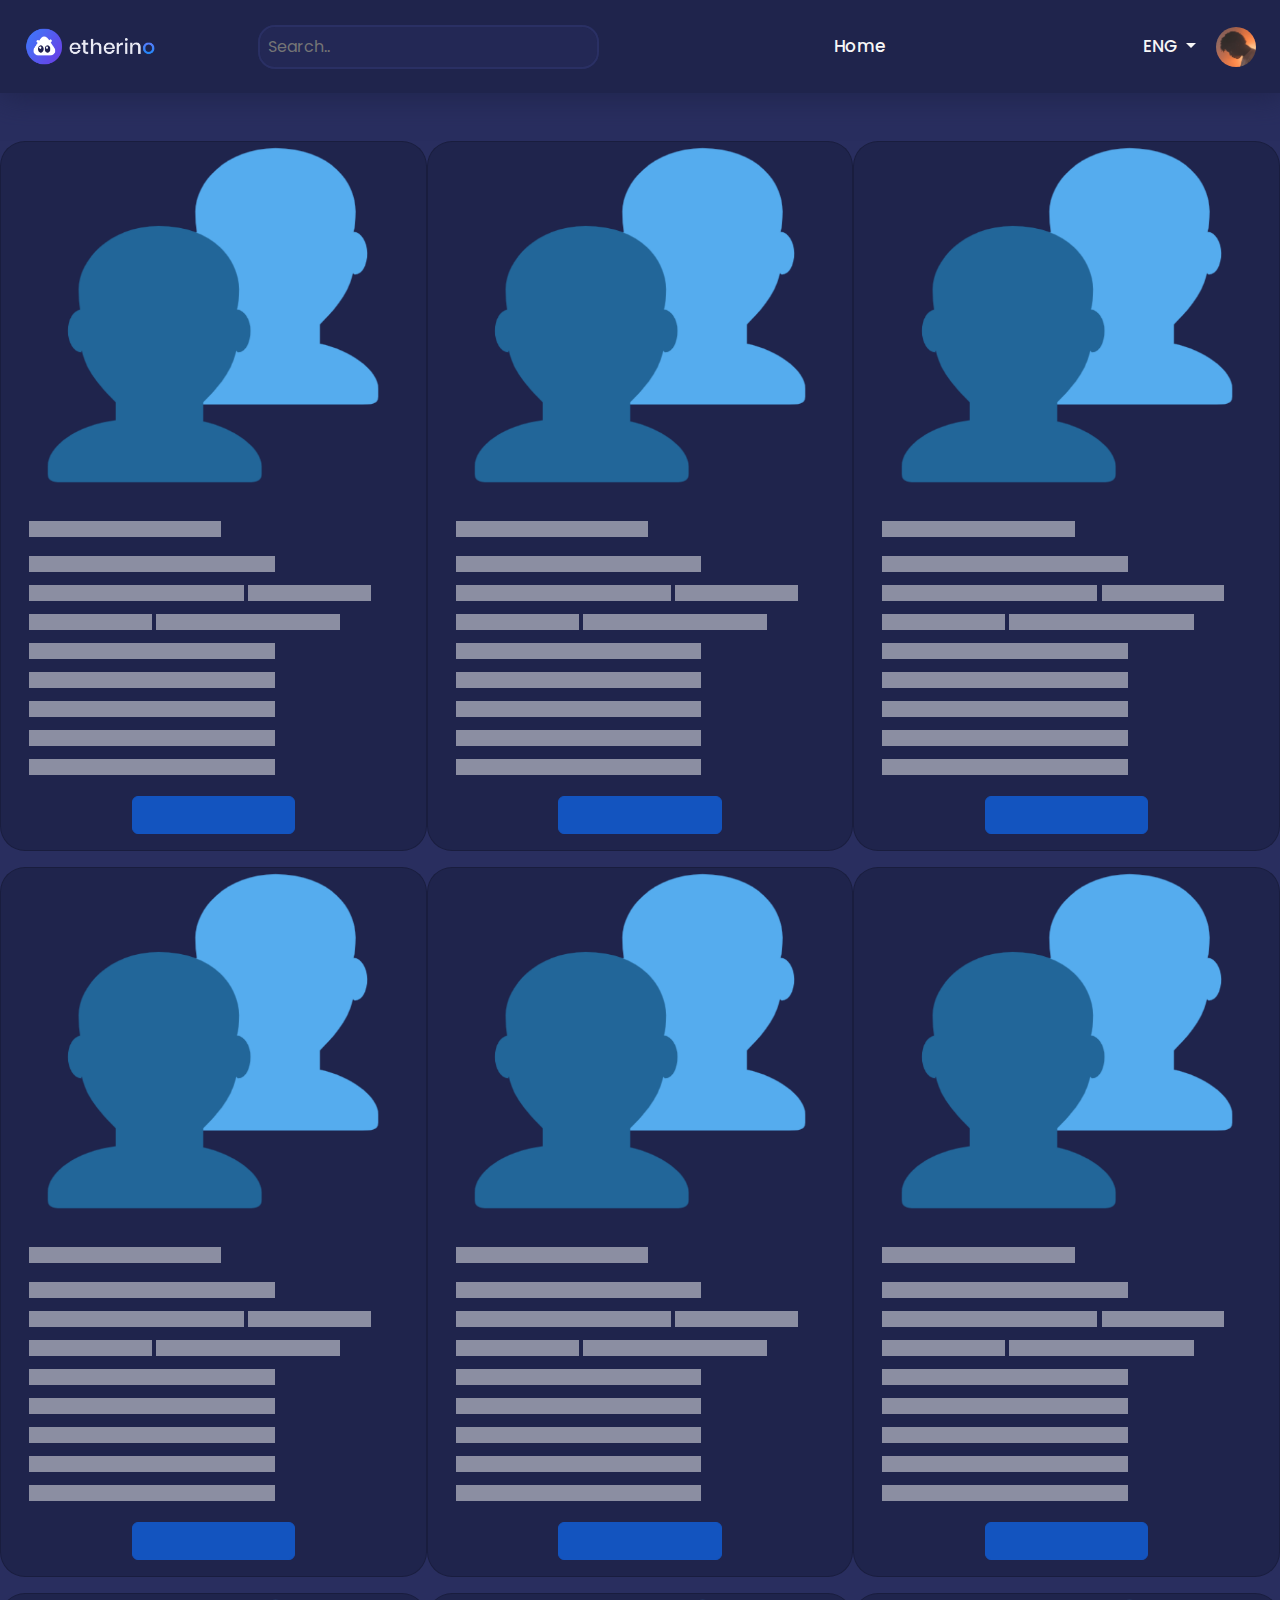
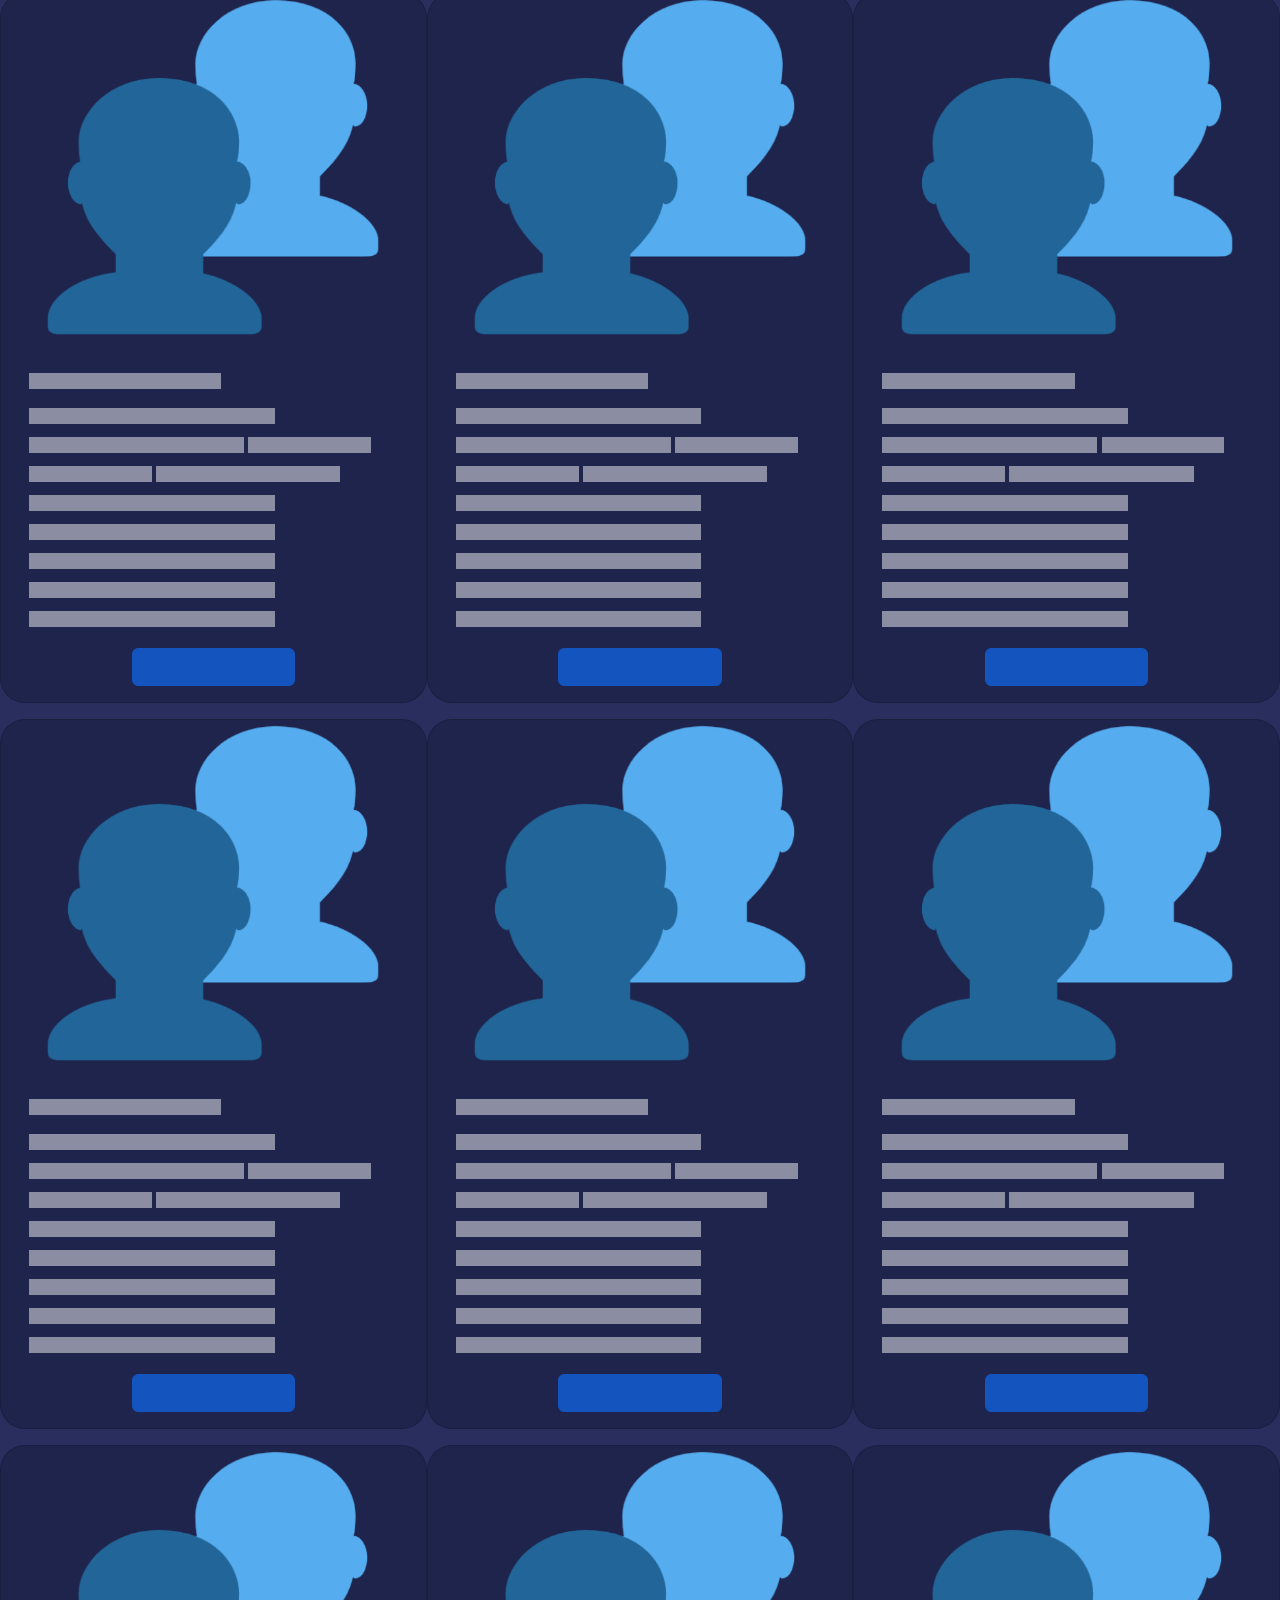
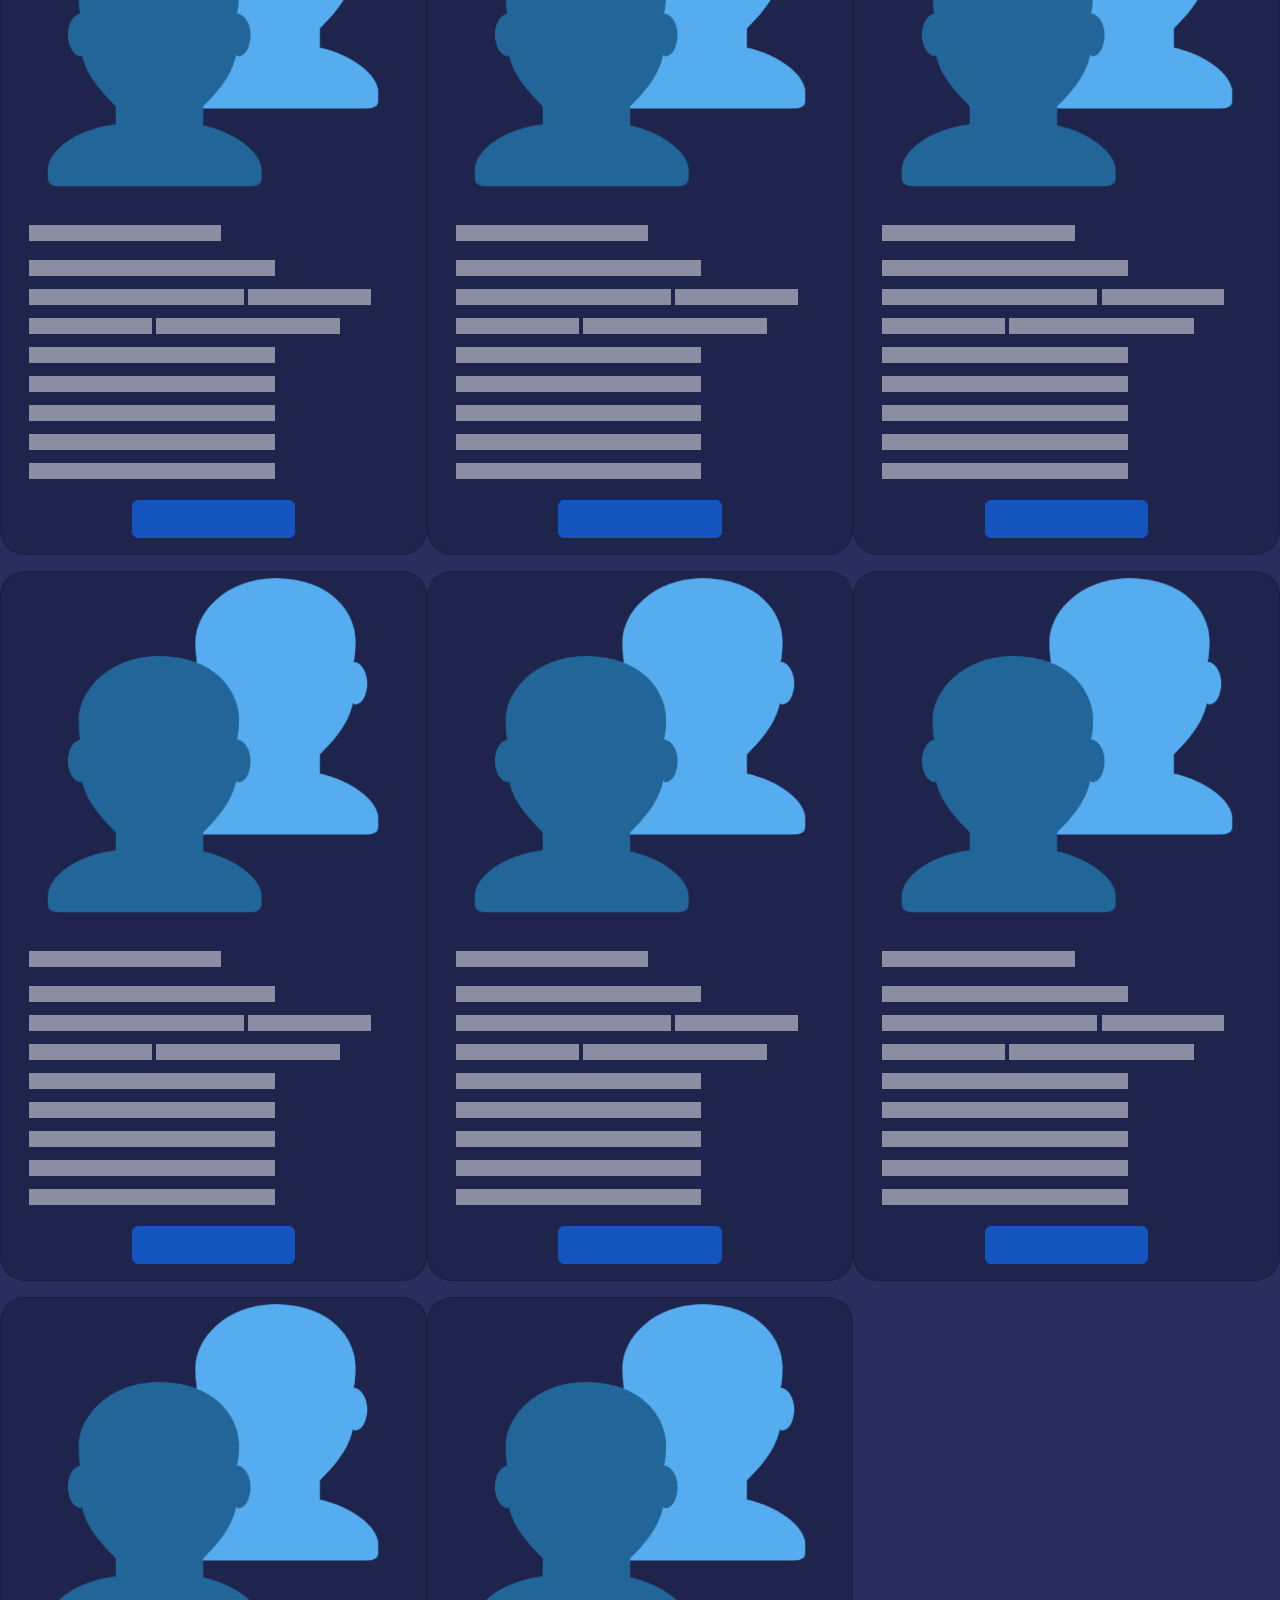
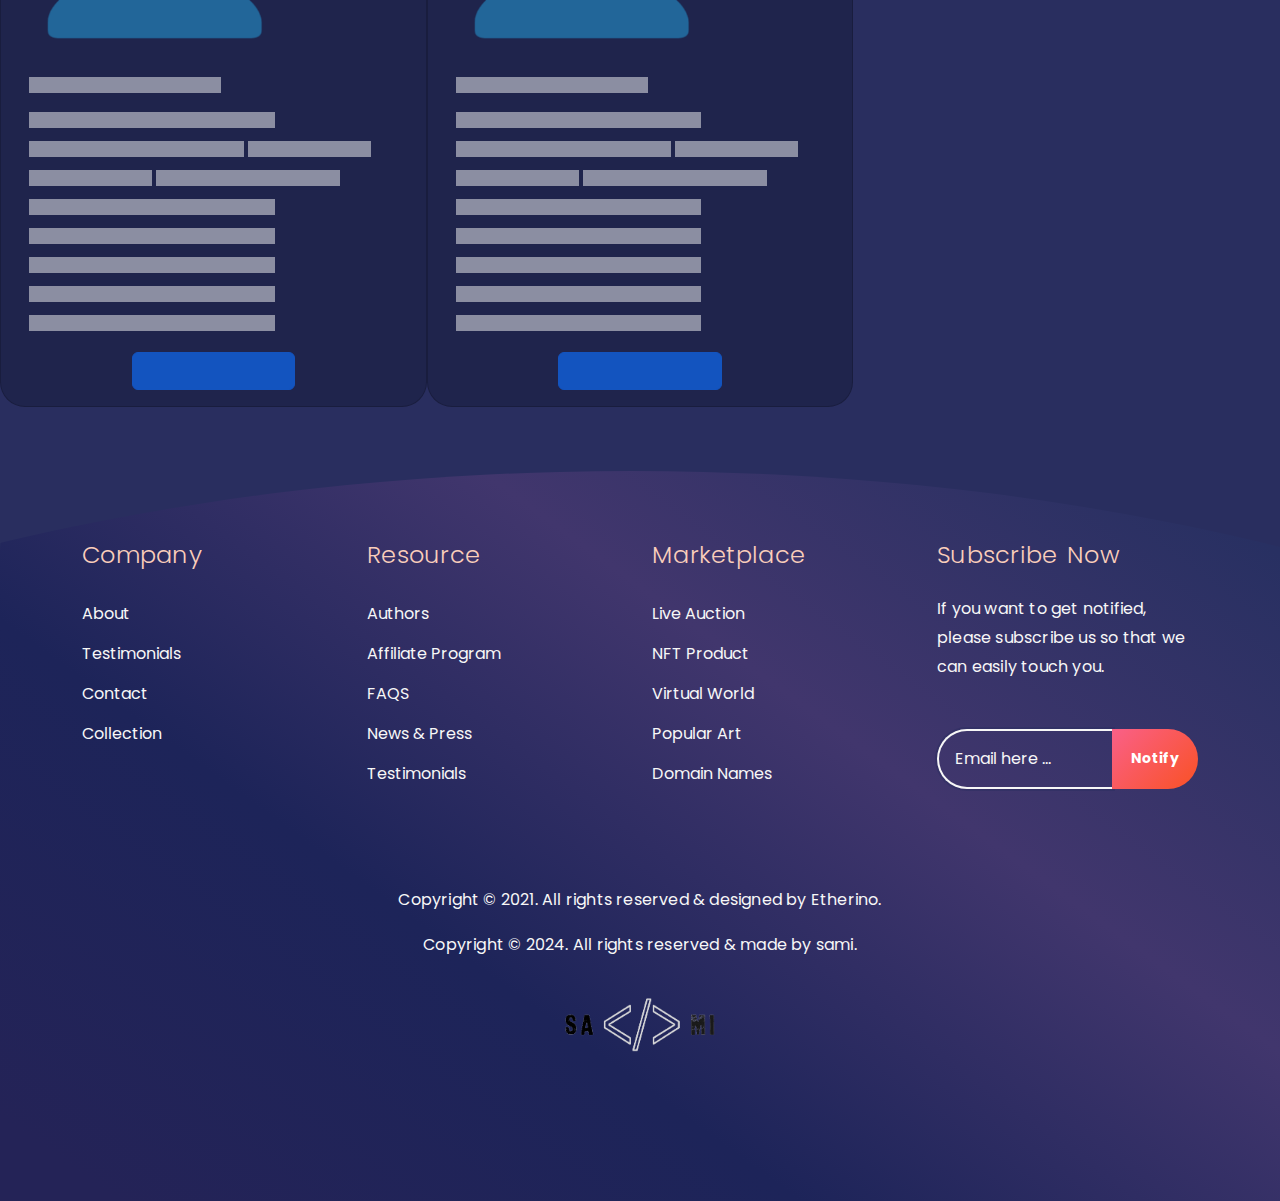
<file: allAuther.html>
<!DOCTYPE html>
<html lang="en">
<head>
  <meta charset="UTF-8">
  <meta name="viewport" content="width=device-width, initial-scale=1.0">
  <title>All pruduct</title>
  <link rel="icon" type="img/x-icon" href="imgs/android-chrome.png">
  <link rel="stylesheet" href="bootstrap.min.css" />
  <link rel="stylesheet" href="allAutherstyle.css">
  <link rel="stylesheet" href="style.css">
  <link rel="stylesheet" href="https://cdnjs.cloudflare.com/ajax/libs/font-awesome/6.5.2/css/all.min.css"
    integrity="sha512-SnH5WK+bZxgPHs44uWIX+LLJAJ9/2PkPKZ5QiAj6Ta86w+fsb2TkcmfRyVX3pBnMFcV7oQPJkl9QevSCWr3W6A=="
    crossorigin="anonymous" referrerpolicy="no-referrer" />
</head>
<body>
  <!-- start nav -->
  <section id="first" class="sticky-top">
    <div class="container">
      <nav class="navbar navbar-expand-xl bg-body-tertiary">
        <div class="container-fluid">
          <div class="logo">
            <a class="navbar-brand" href="#"><img src="imgs/logo.png" alt="" /></a>
            <a class="navbar-logo" href="#"><img src="imgs/favicon.png" alt="" /></a>
          </div>
          <button class="navbar-toggler" type="button" data-bs-toggle="collapse" data-bs-target="#navbarSupportedContent"
            aria-controls="navbarSupportedContent" aria-expanded="false" aria-label="Toggle navigation">
            <i class="fa-solid fa-bars" style="color: #f7f7f7b4"></i>
            <!-- <span class="navbar-toggler-icon color(--bs-secondary-bg-rgb)" ></span> -->
          </button>
          <div class="collapse navbar-collapse" id="navbarSupportedContent">
            <div class="segr">
              <input type="text" id="search" placeholder="Search..">
            </div>
            <ul class="navbar-nav mx-auto mb-2 mb-lg-0">
              <li class="nav-item">
                <a class="nav-link" aria-current="page" href="index.html">Home</a>
              </li>
            </ul>
            <div class="icodiv">
              <ul class="navbar-nav me-auto mb-2 mb-lg-0">
                <li class="nav-item dropdown">
                  <a class="nav-link dropdown-toggle" href="#" role="button" data-bs-toggle="dropdown"
                    aria-expanded="false">
                    ENG
                  </a>
                  <ul class="dropdown-menu">
                    <li><a class="dropdown-items" href="#">ENG</a></li>
                    <li>
                      <a class="dropdown-items" href="#">ARB</a>
                    </li>
                    <li>
                      <a class="dropdown-items" href="#">GER</a>
                    </li>
                    <li>
                      <a class="dropdown-items" href="#">FRN</a>
                    </li>
                    <i class="fa-solid fa-caret-up"></i>
                  </ul>
                </li>
              </ul>
              <div class="sicon">
                <img src="imgs/1.jpg" alt="" />
                <i class="fa-regular fa-circle-check"></i>
              </div>
            </div>
          </div>
        </div>
      </nav>
    </div>
  </section>
  <!-- end nav -->
  <!-- start section1 -->
<section class="allPruducts">
  <div class="container-xxl">
    <div>
      <div class="row my-5" id="allpruducts" >
        <!-- <div class="col-12 col-md-6 col-xl-4 mb-3" >
          <div class="card justify-content-between" id="hight">
            <div class="img">
              <div class="pruductImg"></div>
            </div>
            <div class="card-body">
              <div class="users d-flex justify-content-start align-items-center mb-3">
                <div class="user d-flex align-items-center">
                  <div class="userimg">
                    <img src="imgs/1.jpg" alt="" />
                    <i class="fa-regular fa-circle-check"></i>
                  </div>
                  <span>@galaxy01</span>
                </div>
                <div class="user d-flex align-items-center">
                  <div class="userimg">
                    <img src="imgs/2.jpg" alt="" />
                    <i class="fa-regular fa-circle-check" id="dif"></i>
                  </div>
                  <span>@manila007</span>
                </div>
              </div>
              <h5 class="card-title">smartphones | "Apple" | "iPhone 9"</h5>
              <h6>hgahahgahgsahgahsgahagjhgsjhagjhajdhdjhadasdhshagsjhdgasghjhdjhgdadahg</h6>
              <div class="social d-flex align-items-center justify-content-start py-2">
                <div class="socialLogo">
                  <a href="#"><i class="fa-regular fa-file-lines"></i></a>
                  <a href="#"><i class="fa-solid fa-share-nodes"></i></a>
                  <a href="#"><i class="fa-solid fa-flag mt-2 mt-lg-0"></i></a>
                </div>
                <div class="inform">
                  <span>dis : 22.5 | stock : 1/12</span>
                </div>
              </div>
              <div class="lastInfo d-flex justify-content-start position-relative">
                <span>price : </span>
                <div class="makebtn">
                  <a href="#">Bid Now</a>
                </div>
              </div>
            </div>
            <div class="befor"><span>Auction ended</span></div>
            <div class="after">
              <span><i class="fa-regular fa-heart"></i> 9.3k</span>
            </div>
          </div>
        </div>
        <div class="col-12 col-md-6 col-xl-4 mb-3">
          <div class="card justify-content-between">
            <div class="img">
              <div class="pruductImg"></div>
            </div>
            <div class="card-body">
              <div class="users d-flex justify-content-start align-items-center mb-3">
                <div class="user d-flex align-items-center">
                  <div class="userimg">
                    <img src="imgs/1.jpg" alt="" />
                    <i class="fa-regular fa-circle-check"></i>
                  </div>
                  <span>@galaxy01</span>
                </div>
                <div class="user d-flex align-items-center">
                  <div class="userimg">
                    <img src="imgs/2.jpg" alt="" />
                    <i class="fa-regular fa-circle-check" id="dif"></i>
                  </div>
                  <span>@manila007</span>
                </div>
              </div>
              <h5 class="card-title">Card title</h5>
              <div class="social d-flex align-items-center justify-content-start p-2">
                <div class="socialLogo">
                  <a href="#"><i class="fa-regular fa-file-lines"></i></a>
                  <a href="#"><i class="fa-solid fa-share-nodes"></i></a>
                  <a href="#"><i class="fa-solid fa-flag mt-2 mt-lg-0"></i></a>
                </div>
                <div class="inform">
                  <span>Unit : 22.5 ETH 1/12</span>
                </div>
              </div>
              <div class="lastInfo d-flex justify-content-start position-relative">
                <span>price : </span>
                <div class="makebtn">
                  <a href="#">Bid Now</a>
                </div>
              </div>
            </div>
            <div class="befor"><span>Auction ended</span></div>
            <div class="after">
              <span><i class="fa-regular fa-heart"></i> 9.3k</span>
            </div>
          </div>
        </div>
        <div class="col-12 col-md-6 col-xl-4 mb-3">
          <div class="card justify-content-between">
            <div class="img">
              <div class="pruductImg"></div>
            </div>
            <div class="card-body">
              <div class="users d-flex justify-content-start align-items-center mb-3">
                <div class="user d-flex align-items-center">
                  <div class="userimg">
                    <img src="imgs/1.jpg" alt="" />
                    <i class="fa-regular fa-circle-check"></i>
                  </div>
                  <span>@galaxy01</span>
                </div>
                <div class="user d-flex align-items-center">
                  <div class="userimg">
                    <img src="imgs/2.jpg" alt="" />
                    <i class="fa-regular fa-circle-check" id="dif"></i>
                  </div>
                  <span>@manila007</span>
                </div>
              </div>
              <h5 class="card-title">Card title</h5>
              <div class="social d-flex align-items-center justify-content-start p-2">
                <div class="socialLogo">
                  <a href="#"><i class="fa-regular fa-file-lines"></i></a>
                  <a href="#"><i class="fa-solid fa-share-nodes"></i></a>
                  <a href="#"><i class="fa-solid fa-flag mt-2 mt-lg-0"></i></a>
                </div>
                <div class="inform">
                  <span>Unit : 22.5 ETH 1/12</span>
                </div>
              </div>
              <div class="lastInfo d-flex justify-content-start position-relative">
                <span>price : </span>
                <div class="makebtn">
                  <a href="#">Bid Now</a>
                </div>
              </div>
            </div>
            <div class="befor"><span>Auction ended</span></div>
            <div class="after">
              <span><i class="fa-regular fa-heart"></i> 9.3k</span>
            </div>
          </div>
        </div>
        <div class="col-12 col-md-6 col-xl-4 mb-3">
          <div class="card justify-content-between">
            <div class="img">
              <div class="pruductImg"></div>
            </div>
            <div class="card-body">
              <div class="users d-flex justify-content-start align-items-center mb-3">
                <div class="user d-flex align-items-center">
                  <div class="userimg">
                    <img src="imgs/1.jpg" alt="" />
                    <i class="fa-regular fa-circle-check"></i>
                  </div>
                  <span>@galaxy01</span>
                </div>
                <div class="user d-flex align-items-center">
                  <div class="userimg">
                    <img src="imgs/2.jpg" alt="" />
                    <i class="fa-regular fa-circle-check" id="dif"></i>
                  </div>
                  <span>@manila007</span>
                </div>
              </div>
              <h5 class="card-title">Card title</h5>
              <div class="social d-flex align-items-center justify-content-start p-2">
                <div class="socialLogo">
                  <a href="#"><i class="fa-regular fa-file-lines"></i></a>
                  <a href="#"><i class="fa-solid fa-share-nodes"></i></a>
                  <a href="#"><i class="fa-solid fa-flag mt-2 mt-lg-0"></i></a>
                </div>
                <div class="inform">
                  <span>Unit : 22.5 ETH 1/12</span>
                </div>
              </div>
              <div class="lastInfo d-flex justify-content-start position-relative">
                <span>price : </span>
                <div class="makebtn">
                  <a href="#">Bid Now</a>
                </div>
              </div>
            </div>
            <div class="befor"><span>Auction ended</span></div>
            <div class="after">
              <span><i class="fa-regular fa-heart"></i> 9.3k</span>
            </div>
          </div>
        </div>
        <div class="col-12 col-md-6 col-xl-4 mb-3">
          <div class="card justify-content-between">
            <div class="img">
              <div class="pruductImg"></div>
            </div>
            <div class="card-body">
              <div class="users d-flex justify-content-start align-items-center mb-3">
                <div class="user d-flex align-items-center">
                  <div class="userimg">
                    <img src="imgs/1.jpg" alt="" />
                    <i class="fa-regular fa-circle-check"></i>
                  </div>
                  <span>@galaxy01</span>
                </div>
                <div class="user d-flex align-items-center">
                  <div class="userimg">
                    <img src="imgs/2.jpg" alt="" />
                    <i class="fa-regular fa-circle-check" id="dif"></i>
                  </div>
                  <span>@manila007</span>
                </div>
              </div>
              <h5 class="card-title">Card title</h5>
              <div class="social d-flex align-items-center justify-content-start p-2">
                <div class="socialLogo">
                  <a href="#"><i class="fa-regular fa-file-lines"></i></a>
                  <a href="#"><i class="fa-solid fa-share-nodes"></i></a>
                  <a href="#"><i class="fa-solid fa-flag mt-2 mt-lg-0"></i></a>
                </div>
                <div class="inform">
                  <span>Unit : 22.5 ETH 1/12</span>
                </div>
              </div>
              <div class="lastInfo d-flex justify-content-start position-relative">
                <span>price : </span>
                <div class="makebtn">
                  <a href="#">Bid Now</a>
                </div>
              </div>
            </div>
            <div class="befor"><span>Auction ended</span></div>
            <div class="after">
              <span><i class="fa-regular fa-heart"></i> 9.3k</span>
            </div>
          </div>
        </div>
        <div class="col-12 col-md-6 col-xl-4 mb-3">
          <div class="card justify-content-between">
            <div class="img">
              <div class="pruductImg"></div>
            </div>
            <div class="card-body">
              <div class="users d-flex justify-content-start align-items-center mb-3">
                <div class="user d-flex align-items-center">
                  <div class="userimg">
                    <img src="imgs/1.jpg" alt="" />
                    <i class="fa-regular fa-circle-check"></i>
                  </div>
                  <span>@galaxy01</span>
                </div>
                <div class="user d-flex align-items-center">
                  <div class="userimg">
                    <img src="imgs/2.jpg" alt="" />
                    <i class="fa-regular fa-circle-check" id="dif"></i>
                  </div>
                  <span>@manila007</span>
                </div>
              </div>
              <h5 class="card-title">Card title</h5>
              <div class="social d-flex align-items-center justify-content-start p-2">
                <div class="socialLogo">
                  <a href="#"><i class="fa-regular fa-file-lines"></i></a>
                  <a href="#"><i class="fa-solid fa-share-nodes"></i></a>
                  <a href="#"><i class="fa-solid fa-flag mt-2 mt-lg-0"></i></a>
                </div>
                <div class="inform">
                  <span>Unit : 22.5 ETH 1/12</span>
                </div>
              </div>
              <div class="lastInfo d-flex justify-content-start position-relative">
                <span>price : </span>
                <div class="makebtn">
                  <a href="#">Bid Now</a>
                </div>
              </div>
            </div>
            <div class="befor"><span>Auction ended</span></div>
            <div class="after">
              <span><i class="fa-regular fa-heart"></i> 9.3k</span>
            </div>
          </div>
        </div> -->
        <div class="card col-12 col-md-6 col-xl-4 mb-3 " aria-hidden="true">
          <img src="imgs/android-chrome.png" style="height: 350px;" class="card-img-top placeholder-glow" alt="...">
          <div class="card-body row">
            <h5 class="card-title placeholder-glow ps-2 ms-1">
              <span class="placeholder col-6"></span>
            </h5>
            <p class="card-text placeholder-glow">
              <span class="placeholder col-8 "></span>
              <span class="placeholder col-7"></span>
              <span class="placeholder col-4"></span>
              <span class="placeholder col-4"></span>
              <span class="placeholder col-6"></span>
              <span class="placeholder col-8"></span>
              <span class="placeholder col-8"></span>
              <span class="placeholder col-8"></span>
              <span class="placeholder col-8"></span>
              <span class="placeholder col-8"></span>
            </p>
            <a class="btn btn-primary disabled placeholder col-5 mx-auto" aria-disabled="true"></a>
          </div>
        </div>
        <div class="card col-12 col-md-6 col-xl-4 mb-3 " aria-hidden="true">
          <img src="imgs/android-chrome.png" style="height: 350px;" class="card-img-top" alt="...">
          <div class="card-body row">
            <h5 class="card-title placeholder-glow ps-2 ms-1">
              <span class="placeholder col-6"></span>
            </h5>
            <p class="card-text placeholder-glow">
              <span class="placeholder col-8 "></span>
              <span class="placeholder col-7"></span>
              <span class="placeholder col-4"></span>
              <span class="placeholder col-4"></span>
              <span class="placeholder col-6"></span>
              <span class="placeholder col-8"></span>
              <span class="placeholder col-8"></span>
              <span class="placeholder col-8"></span>
              <span class="placeholder col-8"></span>
              <span class="placeholder col-8"></span>
            </p>
            <a class="btn btn-primary disabled placeholder col-5 mx-auto" aria-disabled="true"></a>
          </div>
        </div>
        <div class="card col-12 col-md-6 col-xl-4 mb-3 " aria-hidden="true">
          <img src="imgs/android-chrome.png" style="height: 350px;" class="card-img-top" alt="...">
          <div class="card-body row">
            <h5 class="card-title placeholder-glow ps-2 ms-1">
              <span class="placeholder col-6"></span>
            </h5>
            <p class="card-text placeholder-glow">
              <span class="placeholder col-8 "></span>
              <span class="placeholder col-7"></span>
              <span class="placeholder col-4"></span>
              <span class="placeholder col-4"></span>
              <span class="placeholder col-6"></span>
              <span class="placeholder col-8"></span>
              <span class="placeholder col-8"></span>
              <span class="placeholder col-8"></span>
              <span class="placeholder col-8"></span>
              <span class="placeholder col-8"></span>
            </p>
            <a class="btn btn-primary disabled placeholder col-5 mx-auto" aria-disabled="true"></a>
          </div>
        </div>
        <div class="card col-12 col-md-6 col-xl-4 mb-3 " aria-hidden="true">
          <img src="imgs/android-chrome.png" style="height: 350px;" class="card-img-top" alt="...">
          <div class="card-body row">
            <h5 class="card-title placeholder-glow ps-2 ms-1">
              <span class="placeholder col-6"></span>
            </h5>
            <p class="card-text placeholder-glow">
              <span class="placeholder col-8 "></span>
              <span class="placeholder col-7"></span>
              <span class="placeholder col-4"></span>
              <span class="placeholder col-4"></span>
              <span class="placeholder col-6"></span>
              <span class="placeholder col-8"></span>
              <span class="placeholder col-8"></span>
              <span class="placeholder col-8"></span>
              <span class="placeholder col-8"></span>
              <span class="placeholder col-8"></span>
            </p>
            <a class="btn btn-primary disabled placeholder col-5 mx-auto" aria-disabled="true"></a>
          </div>
        </div>
        <div class="card col-12 col-md-6 col-xl-4 mb-3 " aria-hidden="true">
          <img src="imgs/android-chrome.png" style="height: 350px;" class="card-img-top" alt="...">
          <div class="card-body row">
            <h5 class="card-title placeholder-glow ps-2 ms-1">
              <span class="placeholder col-6"></span>
            </h5>
            <p class="card-text placeholder-glow">
              <span class="placeholder col-8 "></span>
              <span class="placeholder col-7"></span>
              <span class="placeholder col-4"></span>
              <span class="placeholder col-4"></span>
              <span class="placeholder col-6"></span>
              <span class="placeholder col-8"></span>
              <span class="placeholder col-8"></span>
              <span class="placeholder col-8"></span>
              <span class="placeholder col-8"></span>
              <span class="placeholder col-8"></span>
            </p>
            <a class="btn btn-primary disabled placeholder col-5 mx-auto" aria-disabled="true"></a>
          </div>
        </div>
        <div class="card col-12 col-md-6 col-xl-4 mb-3 " aria-hidden="true">
          <img src="imgs/android-chrome.png" style="height: 350px;" class="card-img-top" alt="...">
          <div class="card-body row">
            <h5 class="card-title placeholder-glow ps-2 ms-1">
              <span class="placeholder col-6"></span>
            </h5>
            <p class="card-text placeholder-glow">
              <span class="placeholder col-8 "></span>
              <span class="placeholder col-7"></span>
              <span class="placeholder col-4"></span>
              <span class="placeholder col-4"></span>
              <span class="placeholder col-6"></span>
              <span class="placeholder col-8"></span>
              <span class="placeholder col-8"></span>
              <span class="placeholder col-8"></span>
              <span class="placeholder col-8"></span>
              <span class="placeholder col-8"></span>
            </p>
            <a class="btn btn-primary disabled placeholder col-5 mx-auto" aria-disabled="true"></a>
          </div>
        </div>
        <div class="card col-12 col-md-6 col-xl-4 mb-3 " aria-hidden="true">
          <img src="imgs/android-chrome.png" style="height: 350px;" class="card-img-top" alt="...">
          <div class="card-body row">
            <h5 class="card-title placeholder-glow ps-2 ms-1">
              <span class="placeholder col-6"></span>
            </h5>
            <p class="card-text placeholder-glow">
              <span class="placeholder col-8 "></span>
              <span class="placeholder col-7"></span>
              <span class="placeholder col-4"></span>
              <span class="placeholder col-4"></span>
              <span class="placeholder col-6"></span>
              <span class="placeholder col-8"></span>
              <span class="placeholder col-8"></span>
              <span class="placeholder col-8"></span>
              <span class="placeholder col-8"></span>
              <span class="placeholder col-8"></span>
            </p>
            <a class="btn btn-primary disabled placeholder col-5 mx-auto" aria-disabled="true"></a>
          </div>
        </div>
        <div class="card col-12 col-md-6 col-xl-4 mb-3 " aria-hidden="true">
          <img src="imgs/android-chrome.png" style="height: 350px;" class="card-img-top" alt="...">
          <div class="card-body row">
            <h5 class="card-title placeholder-glow ps-2 ms-1">
              <span class="placeholder col-6"></span>
            </h5>
            <p class="card-text placeholder-glow">
              <span class="placeholder col-8 "></span>
              <span class="placeholder col-7"></span>
              <span class="placeholder col-4"></span>
              <span class="placeholder col-4"></span>
              <span class="placeholder col-6"></span>
              <span class="placeholder col-8"></span>
              <span class="placeholder col-8"></span>
              <span class="placeholder col-8"></span>
              <span class="placeholder col-8"></span>
              <span class="placeholder col-8"></span>
            </p>
            <a class="btn btn-primary disabled placeholder col-5 mx-auto" aria-disabled="true"></a>
          </div>
        </div>
        <div class="card col-12 col-md-6 col-xl-4 mb-3 " aria-hidden="true">
          <img src="imgs/android-chrome.png" style="height: 350px;" class="card-img-top" alt="...">
          <div class="card-body row">
            <h5 class="card-title placeholder-glow ps-2 ms-1">
              <span class="placeholder col-6"></span>
            </h5>
            <p class="card-text placeholder-glow">
              <span class="placeholder col-8 "></span>
              <span class="placeholder col-7"></span>
              <span class="placeholder col-4"></span>
              <span class="placeholder col-4"></span>
              <span class="placeholder col-6"></span>
              <span class="placeholder col-8"></span>
              <span class="placeholder col-8"></span>
              <span class="placeholder col-8"></span>
              <span class="placeholder col-8"></span>
              <span class="placeholder col-8"></span>
            </p>
            <a class="btn btn-primary disabled placeholder col-5 mx-auto" aria-disabled="true"></a>
          </div>
        </div>
        <div class="card col-12 col-md-6 col-xl-4 mb-3 " aria-hidden="true">
          <img src="imgs/android-chrome.png" style="height: 350px;" class="card-img-top" alt="...">
          <div class="card-body row">
            <h5 class="card-title placeholder-glow ps-2 ms-1">
              <span class="placeholder col-6"></span>
            </h5>
            <p class="card-text placeholder-glow">
              <span class="placeholder col-8 "></span>
              <span class="placeholder col-7"></span>
              <span class="placeholder col-4"></span>
              <span class="placeholder col-4"></span>
              <span class="placeholder col-6"></span>
              <span class="placeholder col-8"></span>
              <span class="placeholder col-8"></span>
              <span class="placeholder col-8"></span>
              <span class="placeholder col-8"></span>
              <span class="placeholder col-8"></span>
            </p>
            <a class="btn btn-primary disabled placeholder col-5 mx-auto" aria-disabled="true"></a>
          </div>
        </div>
        <div class="card col-12 col-md-6 col-xl-4 mb-3 " aria-hidden="true">
          <img src="imgs/android-chrome.png" style="height: 350px;" class="card-img-top" alt="...">
          <div class="card-body row">
            <h5 class="card-title placeholder-glow ps-2 ms-1">
              <span class="placeholder col-6"></span>
            </h5>
            <p class="card-text placeholder-glow">
              <span class="placeholder col-8 "></span>
              <span class="placeholder col-7"></span>
              <span class="placeholder col-4"></span>
              <span class="placeholder col-4"></span>
              <span class="placeholder col-6"></span>
              <span class="placeholder col-8"></span>
              <span class="placeholder col-8"></span>
              <span class="placeholder col-8"></span>
              <span class="placeholder col-8"></span>
              <span class="placeholder col-8"></span>
            </p>
            <a class="btn btn-primary disabled placeholder col-5 mx-auto" aria-disabled="true"></a>
          </div>
        </div>
        <div class="card col-12 col-md-6 col-xl-4 mb-3 " aria-hidden="true">
          <img src="imgs/android-chrome.png" style="height: 350px;" class="card-img-top" alt="...">
          <div class="card-body row">
            <h5 class="card-title placeholder-glow ps-2 ms-1">
              <span class="placeholder col-6"></span>
            </h5>
            <p class="card-text placeholder-glow">
              <span class="placeholder col-8 "></span>
              <span class="placeholder col-7"></span>
              <span class="placeholder col-4"></span>
              <span class="placeholder col-4"></span>
              <span class="placeholder col-6"></span>
              <span class="placeholder col-8"></span>
              <span class="placeholder col-8"></span>
              <span class="placeholder col-8"></span>
              <span class="placeholder col-8"></span>
              <span class="placeholder col-8"></span>
            </p>
            <a class="btn btn-primary disabled placeholder col-5 mx-auto" aria-disabled="true"></a>
          </div>
        </div>
        <div class="card col-12 col-md-6 col-xl-4 mb-3 " aria-hidden="true">
          <img src="imgs/android-chrome.png" style="height: 350px;" class="card-img-top" alt="...">
          <div class="card-body row">
            <h5 class="card-title placeholder-glow ps-2 ms-1">
              <span class="placeholder col-6"></span>
            </h5>
            <p class="card-text placeholder-glow">
              <span class="placeholder col-8 "></span>
              <span class="placeholder col-7"></span>
              <span class="placeholder col-4"></span>
              <span class="placeholder col-4"></span>
              <span class="placeholder col-6"></span>
              <span class="placeholder col-8"></span>
              <span class="placeholder col-8"></span>
              <span class="placeholder col-8"></span>
              <span class="placeholder col-8"></span>
              <span class="placeholder col-8"></span>
            </p>
            <a class="btn btn-primary disabled placeholder col-5 mx-auto" aria-disabled="true"></a>
          </div>
        </div>
        <div class="card col-12 col-md-6 col-xl-4 mb-3 " aria-hidden="true">
          <img src="imgs/android-chrome.png" style="height: 350px;" class="card-img-top" alt="...">
          <div class="card-body row">
            <h5 class="card-title placeholder-glow ps-2 ms-1">
              <span class="placeholder col-6"></span>
            </h5>
            <p class="card-text placeholder-glow">
              <span class="placeholder col-8 "></span>
              <span class="placeholder col-7"></span>
              <span class="placeholder col-4"></span>
              <span class="placeholder col-4"></span>
              <span class="placeholder col-6"></span>
              <span class="placeholder col-8"></span>
              <span class="placeholder col-8"></span>
              <span class="placeholder col-8"></span>
              <span class="placeholder col-8"></span>
              <span class="placeholder col-8"></span>
            </p>
            <a class="btn btn-primary disabled placeholder col-5 mx-auto" aria-disabled="true"></a>
          </div>
        </div>
        <div class="card col-12 col-md-6 col-xl-4 mb-3 " aria-hidden="true">
          <img src="imgs/android-chrome.png" style="height: 350px;" class="card-img-top" alt="...">
          <div class="card-body row">
            <h5 class="card-title placeholder-glow ps-2 ms-1">
              <span class="placeholder col-6"></span>
            </h5>
            <p class="card-text placeholder-glow">
              <span class="placeholder col-8 "></span>
              <span class="placeholder col-7"></span>
              <span class="placeholder col-4"></span>
              <span class="placeholder col-4"></span>
              <span class="placeholder col-6"></span>
              <span class="placeholder col-8"></span>
              <span class="placeholder col-8"></span>
              <span class="placeholder col-8"></span>
              <span class="placeholder col-8"></span>
              <span class="placeholder col-8"></span>
            </p>
            <a class="btn btn-primary disabled placeholder col-5 mx-auto" aria-disabled="true"></a>
          </div>
        </div>
        <div class="card col-12 col-md-6 col-xl-4 mb-3 " aria-hidden="true">
          <img src="imgs/android-chrome.png" style="height: 350px;" class="card-img-top" alt="...">
          <div class="card-body row">
            <h5 class="card-title placeholder-glow ps-2 ms-1">
              <span class="placeholder col-6"></span>
            </h5>
            <p class="card-text placeholder-glow">
              <span class="placeholder col-8 "></span>
              <span class="placeholder col-7"></span>
              <span class="placeholder col-4"></span>
              <span class="placeholder col-4"></span>
              <span class="placeholder col-6"></span>
              <span class="placeholder col-8"></span>
              <span class="placeholder col-8"></span>
              <span class="placeholder col-8"></span>
              <span class="placeholder col-8"></span>
              <span class="placeholder col-8"></span>
            </p>
            <a class="btn btn-primary disabled placeholder col-5 mx-auto" aria-disabled="true"></a>
          </div>
        </div>
        <div class="card col-12 col-md-6 col-xl-4 mb-3 " aria-hidden="true">
          <img src="imgs/android-chrome.png" style="height: 350px;" class="card-img-top" alt="...">
          <div class="card-body row">
            <h5 class="card-title placeholder-glow ps-2 ms-1">
              <span class="placeholder col-6"></span>
            </h5>
            <p class="card-text placeholder-glow">
              <span class="placeholder col-8 "></span>
              <span class="placeholder col-7"></span>
              <span class="placeholder col-4"></span>
              <span class="placeholder col-4"></span>
              <span class="placeholder col-6"></span>
              <span class="placeholder col-8"></span>
              <span class="placeholder col-8"></span>
              <span class="placeholder col-8"></span>
              <span class="placeholder col-8"></span>
              <span class="placeholder col-8"></span>
            </p>
            <a class="btn btn-primary disabled placeholder col-5 mx-auto" aria-disabled="true"></a>
          </div>
        </div>
        <div class="card col-12 col-md-6 col-xl-4 mb-3 " aria-hidden="true">
          <img src="imgs/android-chrome.png" style="height: 350px;" class="card-img-top" alt="...">
          <div class="card-body row">
            <h5 class="card-title placeholder-glow ps-2 ms-1">
              <span class="placeholder col-6"></span>
            </h5>
            <p class="card-text placeholder-glow">
              <span class="placeholder col-8 "></span>
              <span class="placeholder col-7"></span>
              <span class="placeholder col-4"></span>
              <span class="placeholder col-4"></span>
              <span class="placeholder col-6"></span>
              <span class="placeholder col-8"></span>
              <span class="placeholder col-8"></span>
              <span class="placeholder col-8"></span>
              <span class="placeholder col-8"></span>
              <span class="placeholder col-8"></span>
            </p>
            <a class="btn btn-primary disabled placeholder col-5 mx-auto" aria-disabled="true"></a>
          </div>
        </div>
        <div class="card col-12 col-md-6 col-xl-4 mb-3 " aria-hidden="true">
          <img src="imgs/android-chrome.png" style="height: 350px;" class="card-img-top" alt="...">
          <div class="card-body row">
            <h5 class="card-title placeholder-glow ps-2 ms-1">
              <span class="placeholder col-6"></span>
            </h5>
            <p class="card-text placeholder-glow">
              <span class="placeholder col-8 "></span>
              <span class="placeholder col-7"></span>
              <span class="placeholder col-4"></span>
              <span class="placeholder col-4"></span>
              <span class="placeholder col-6"></span>
              <span class="placeholder col-8"></span>
              <span class="placeholder col-8"></span>
              <span class="placeholder col-8"></span>
              <span class="placeholder col-8"></span>
              <span class="placeholder col-8"></span>
            </p>
            <a class="btn btn-primary disabled placeholder col-5 mx-auto" aria-disabled="true"></a>
          </div>
        </div>
        <div class="card col-12 col-md-6 col-xl-4 mb-3 " aria-hidden="true">
          <img src="imgs/android-chrome.png" style="height: 350px;" class="card-img-top" alt="...">
          <div class="card-body row">
            <h5 class="card-title placeholder-glow ps-2 ms-1">
              <span class="placeholder col-6"></span>
            </h5>
            <p class="card-text placeholder-glow">
              <span class="placeholder col-8 "></span>
              <span class="placeholder col-7"></span>
              <span class="placeholder col-4"></span>
              <span class="placeholder col-4"></span>
              <span class="placeholder col-6"></span>
              <span class="placeholder col-8"></span>
              <span class="placeholder col-8"></span>
              <span class="placeholder col-8"></span>
              <span class="placeholder col-8"></span>
              <span class="placeholder col-8"></span>
            </p>
            <a class="btn btn-primary disabled placeholder col-5 mx-auto" aria-disabled="true"></a>
          </div>
        </div>

      </div>
    </div>
  </div>
</section>
<!-- end section1 -->
<!-- start footer -->
<footer id="footer">
  <div class="container">
    <div class="containerContant">
      <div class="row">
        <div class="col-md-3 col-8 mx-auto mx-xl-0">
          <h6>Company</h6>
          <div class="listsLIn">
            <ul>
              <li>
                <a href="#">About</a>
              </li>
              <li>
                <a href="#">Testimonials</a>
              </li>
              <li>
                <a href="#">Contact</a>
              </li>
              <li>
                <a href="#">Collection</a>
              </li>
            </ul>
            <div class="row">
              <div class="col-1 px-0 mx-1 text-center"><a href="https://www.facebook.com/SAMii.MOHAMEdd/"
                  target="_blank"><i class="fa-brands fa-facebook fa-xl" style="color: #095ef1;"></i></a></div>
              <div class="col-1 px-0 mx-1 text-center"><a href="#"><i class="fa-brands fa-linkedin fa-xl"
                    style="color: #0073b1;"></i></a></div>
              <div class="col-1 px-0 mx-1 text-center"><a href="#"><i class="fa-brands fa-square-twitter fa-xl"
                    style="color: #00a7e6;"></i></a></div>
              <div class="col-1 px-0 mx-1 text-center"><a href="#"><i class="fa-brands fa-square-instagram fa-xl"
                    style="color: #c82e87;"></i></a></div>
            </div>
          </div>
        </div>
        <div class="col-md-3 col-8 mx-auto mt-2 mt-md-0 mx-xl-0">
          <h6>Resource</h6>
          <div class="listsLIn">
            <ul>
              <li>Authors</li>
              <li>Affiliate Program</li>
              <li>FAQS</li>
              <li>News & Press</li>
              <li>Testimonials</li>
            </ul>
          </div>
        </div>
        <div class="col-md-3 col-8 mx-auto mx-xl-0">
          <h6>Marketplace</h6>
          <div class="listsLIn">
            <ul>
              <li>Live Auction</li>
              <li>NFT Product</li>
              <li>Virtual World</li>
              <li>Popular Art</li>
              <li>Domain Names</li>
            </ul>
          </div>
        </div>
        <div class="col-md-3 col-8 mx-auto mx-xl-0">
          <h6>Subscribe Now</h6>
          <p class="text-break text-wrap">If you want to get notified, please subscribe us so that we can easily touch
            you.</p>
          <div class="inpfie my-3">
            <div class="input-group my-5">
              <input type="text" class="form-control" placeholder="Email here ..." aria-label="Email here ..."
                aria-describedby="basic-addon2">
              <span class="input-group-text btn" id="basic-addon2">Notify</span>
            </div>
          </div>
        </div>
      </div>
    </div>
  </div>
  <div class="container">
    <div class="lastcontent my-5  ">
      <div class="row mx-auto pb-5">
        <div class="col-12 mx-auto text-center ">
          <p>Copyright © 2021. All rights reserved & designed by Etherino.</p>
          <p>Copyright © 2024. All rights reserved & made by sami.</p>
          <div class="footimg mx-auto"></div>
        </div>
      </div>
    </div>
  </div>
</footer>
<!-- end footer -->
<script src="bootstrap.bundle.min.js" ></script>
<script src="Auther.js" ></script>
</body>
</html>
</file>
<file: style.css>
@import url("https://fonts.googleapis.com/css2?family=Poppins:ital,wght@0,100;0,200;0,300;0,400;0,500;0,600;0,700;0,800;0,900;1,100;1,200;1,300;1,400;1,500;1,600;1,700;1,800;1,900&display=swap");

:root {
  --btnbg-color: linear-gradient(
    135deg,
    rgb(250, 96, 136) 0%,
    rgb(249, 81, 36) 100%
  );
  --gradient-color: linear-gradient(
    -144deg,
    rgb(166, 179, 254) 5%,
    rgb(252, 224, 230) 35%,
    rgb(251, 216, 222) 65%,
    rgb(253, 208, 188) 95%
  );
  --gradient-fcolor: linear-gradient(-144deg, rgb(40, 48, 98) 5%, rgb(65, 54, 109) 35%, rgb(29, 36, 89) 65%, rgb(36, 35, 87) 95%);
}

* {
  margin: 0;
  padding: 0;
  box-sizing: border-box;
}

a {
  text-decoration: none;
  color: #f7f7f7;
}

span {
  font-family: "Poppins", sans-serif;
  font-weight: 500;
  font-size: 16px;
  color: #f7f7f7;
  display: inline-block;
}

img {
  width: 100%;
  height: 100%;
  object-fit: contain;
  display: inline-block;
}

body {
  font-family: "Poppins", sans-serif;
  background-color: #292e5f;
  color: #f7f7f7;
}

.form-control {
  padding-left: 0.5rem;
  border-radius: 5px;
  background-color: #292e5f75;
  color: #f7f7f7;
  font-weight: 400;
  font-size: 1rem;
  border: none;
  outline: 2px solid #2a3064;
  box-shadow: 0px 0px 0px 2px #292e5f75;
}

.form-control:focus {
  outline: none;
  color: #f7f7f7;
  background-color: #292e5f;
}

@media (min-width: 1200px) {
  .container {
    max-width: 1370px;
  }
}
/* end ruls */
/* start nav */

#first {
  background-color: #1f244c;
  box-shadow: 2px 1px 30px 2px #1f244c;
}
#first .container {
  background-color: #1f244c;
}
#first .container .navbar {
  background-color: #1f244c !important;
}
#first .container .navbar .container-fluid {
  background-color: #1f244c;
}

.logo {
  display: flex;
  align-items: center;
  justify-content: center;
}
.navbar-brand img {
  width: 140px;
}
.navbar-logo img {
  width: 140px;
  display: none;
}

@media (max-width: 700px) {
  .navbar-brand img {
    width: 140px;
    display: none;
  }
  .logo {
    justify-content: flex-start;
  }
  .navbar-logo img {
    width: 50px;
    display: block;
    margin-bottom: 5px;
  }
}

.btn:hover {
  color: #292e5f;
}

.segr {
  margin-left: 5rem;
  position: relative;
  color: #f7f7f7 !important;
}

.segr button {
  position: absolute;
  right: 9px;
  top: 50%;
  transform: translateY(-50%);
  border: none;
  color: #f7f7f7;
}
.navbar-nav {
  padding-left: 1.5rem;
  color: #f7f7f7 !important;
}
.navbar-nav > .nav-item > a,
.navbar-nav .nav-link.active,
.navbar-nav .nav-link.show {
  font-size: 17px;
  font-weight: 500;
  padding: 30px 20px !important;
  display: inline-block;
  line-height: 1;
  position: relative;
  color: #f7f7f7;
}

.navbar-nav > .nav-item > a:hover,
.navbar-nav .nav-link.active:hover,
.navbar-nav .nav-link.show:hover {
  color: #f7f7f78f;
}

.navbar-nav > .nav-item > .dropdown-menu.show,
.navbar-nav > .nav-item > .dropdown-menu {
  position: absolute;
  left: -1.25rem;
  border-top: 3px solid #bfbdd3;
  animation: show 0.3s ease-in;
  color: #f7f7f7 !important;
  background-color: #1f244c;
  width: 200px;
}

.navbar-nav > .nav-item > .dropdown-menu.show > li,
.navbar-nav > .nav-item > .dropdown-menu > li {
  margin: 0.5rem 0;
}

.dropdown-items {
  color: #f7f7f7;
  width: 100%;
  padding: 15px 15px;
  font-weight: 400;
  margin: 3rem 0rem;
  position: relative;
}

.dropdown-items:hover {
  color: #f7f7f78f;
}

.navbar-toggler-icon {
  color: #f7f7f7;
}

.dropdown-items::after {
  content: "";
  position: absolute;
  width: 5px;
  height: 5px;
  border-radius: 50%;
  background-color: #f7f7f7;
  left: 3px;
  top: 50%;
  transform: translateY(-50%);
  opacity: 0;
  transition: 0.3s ease;
}

.dropdown-items:hover::after {
  opacity: 1;
}

@keyframes show {
  0% {
    opacity: 0;
  }
  100% {
    opacity: 1;
  }
}

.navbar-nav > .nav-item > .dropdown-menu.show i,
.navbar-nav > .nav-item > .dropdown-menu i {
  position: absolute;
  top: -14px;
  left: 4rem;
  color: #bfbdd3;
  font-size: 1.3rem;
}

@media (max-width: 1200px) and (min-width: 768px) {
  #pag {
    position: absolute;
    left: 10rem;
    top: -7rem !important;
  }
  #com {
    top: -1.4rem !important;
  }
  .navbar-nav > .nav-item > .dropdown-menu.show,
  .navbar-nav > .nav-item > .dropdown-menu {
    position: absolute;
    left: 10rem;
    top: -2.25rem;
    border-top: 1px solid #cccdce;
    border-left: 3px solid #bfbdd3;
    animation: show 0.3s ease-in;
  }

  .navbar-nav > .nav-item > .dropdown-menu.show i,
  .navbar-nav > .nav-item > .dropdown-menu i {
    position: absolute;
    top: 50%;
    transform: translatey(-50%) rotate(-90deg);
    left: -0.6rem;
    color: #bfbdd3;
    font-size: 1.3rem;
  }
  .segr {
    margin-left: 1rem;
    position: relative;
  }
}

@media (max-width: 768px) {
  .segr {
    margin-left: 1rem;
    position: relative;
  }
}

@media (max-width: 575px) {
  .segr {
    margin: 0 auto;
    width: 200px;
    height: 30px;
    position: relative;
    margin-bottom: 1rem;
  }

  .segr form input {
    width: 0px !important;
    border: none;
    display: none;
  }

  .segr form .now {
    animation: segenb 0.5s ease;
    width: 200px !important;
    display: block;
  }

  @keyframes segenb {
    0% {
      width: 0px;
    }
    100% {
      width: 200px;
    }
  }

  .segr .yalla#serbtn {
    display: block;
    animation: segbtn 1s
      linear(
        0 0%,
        0 2.27%,
        0.02 4.53%,
        0.04 6.8%,
        0.06 9.07%,
        0.1 11.33%,
        0.14 13.6%,
        0.25 18.15%,
        0.39 22.7%,
        0.56 27.25%,
        0.77 31.8%,
        1 36.35%,
        0.89 40.9%,
        0.85 43.18%,
        0.81 45.45%,
        0.79 47.72%,
        0.77 50%,
        0.75 52.27%,
        0.75 54.55%,
        0.75 56.82%,
        0.77 59.1%,
        0.79 61.38%,
        0.81 63.65%,
        0.85 65.93%,
        0.89 68.2%,
        1 72.7%,
        0.97 74.98%,
        0.95 77.25%,
        0.94 79.53%,
        0.94 81.8%,
        0.94 84.08%,
        0.95 86.35%,
        0.97 88.63%,
        1 90.9%,
        0.99 93.18%,
        0.98 95.45%,
        0.99 97.73%,
        1 100%
      );
    left: 10rem;
    top: 50%;
    transform: translateY(-50%);
  }
  @keyframes segbtn {
    0% {
      left: 0px;
      top: 50%;
      transform: translateY(-50%);
    }
    100% {
      left: 100% !important;
      top: 50%;
      transform: translateY(-50%);
    }
  }
  .segr button {
    position: absolute;
    left: 0px;
    top: 50%;
    transform: translateY(-50%);
    color: #f7f7f7;
    border: none;
    transition: 0.3s;
  }

  .segr button:hover {
    color: #f7f7f78f;
  }

  button:not(:disabled) {
    margin-right: 1.25rem;
  }
}

.icodiv {
  display: flex;
  align-items: center;
  justify-content: center;
}
.sicon {
  width: 2.5rem;
  height: 2.5rem;
  position: relative;
}
.sicon img {
  border-radius: 50%;
}

.sicon i {
  position: absolute;
  right: 3px;
  top: -5px;
  background-color: #04f6c6;
  border-radius: 50%;
  color: #f7f7f7;
}

.navbar-toggler {
  border: none;
  background-color: transparent;
}

.navbar-toggler:focus {
  box-shadow: 0 0 0 3px #f7f7f7;
}
/* end nav */

.h-100 {
  padding-top: 10rem;
}
.col-lg-6 .h-100 h2 {
  padding-left: 2rem;
  padding-right: 2rem;
  margin-bottom: 20px;
  color: #fbdce2;
  font-weight: 600;
  font-size: 36px;
  letter-spacing: 0.3px;
  word-spacing: 2px;
  line-height: 54px;
}

.secound {
  position: relative;
  padding-bottom: 6rem;
  overflow: hidden;
}

@media (min-width: 993px) {
  .secound .container-lg {
    rotate: -15deg;
    height: 100%;
    width: 100%;
  }

  .container-lg img {
    box-shadow: 0px 0px 20px 15px #1f244c;
    border-radius: 30px;
    object-fit: cover;
  }
}
@media (max-width: 993px) {
  .container-lg {
    margin-top: 1.5rem;
    height: 100%;
  }
}

.nums {
  margin: 1.25rem 0;
  padding: 1.25rem 2rem;
}
.nu1,
.nu2,
.nu3 {
  font-size: 18px;
  font-weight: 500;
  letter-spacing: 0.2px;
  line-height: 29px;
}

.nu1,
.nu2 {
  margin-right: 3rem;
  position: relative;
}

.nu1::after,
.nu2::after {
  content: "";
  position: absolute;
  width: 10px;
  height: 10px;
  border-top: 2px solid #f7f7f7;
  border-right: 2px solid #f7f7f7;
  border-top-left-radius: 2px;
  border-bottom-right-radius: 2px;
  right: -35px;
  bottom: 8px;
  transform: rotate(45deg);
}

.nu1::before,
.nu2::before {
  content: "";
  position: absolute;
  width: 15px;
  height: 15px;
  border-top: 2px solid #f7f7f7;
  right: -34px;
  bottom: -1px;
}
/* end sec */
/* start third */
.third {
  background-color: #1f2459;
}
.third .container {
  background-color: #1f2459 !important;
}
.boxbtn {
  width: 350px;
  padding: 1rem;
  display: flex;
  justify-content: space-between;
}

.boxbtn a {
  background-color: #3842676b;
  color: #f7f7f7;
  text-transform: capitalize;
  line-height: 2.5;
  padding: 8px 10px;
  border-radius: 20px;
  letter-spacing: 0.3px;
  font-size: 16px;
  backdrop-filter: blur(2px) !important;
  box-shadow: 0 0 15px 1px #f7f7f72c;
  display: inline-block;
}

.boxbtn a i {
  color: #f7f7f7;
  background-color: #fa5852;
  border-radius: 50%;
  font-size: 1rem;
  margin-left: 1rem;
  padding: 9px;
  display: inline-block;
}

.boxbtn a:hover {
  background-color: #3842676b;
  color: #f7f7f7;
  box-shadow: 0 0 15px 1px #292e5f63;
}

@media (max-width: 992px) {
  .row.mt-5 .col-lg-4 {
    margin-bottom: 12px;
  }
  .row.mt-5 .col-lg-4 p {
    margin-bottom: 3px;
  }
}
.row.mt-5 .col-lg-4 span small {
  font-size: 1rem;
}

@media (min-width: 802px) {
  .boxss {
    padding: 0px 9rem;
  }
}

.boxss .row .bosxx1 a {
  background: #1f244c;
  padding: 25px 5px;
  border-radius: 4px;
  display: block;
  margin-bottom: 18px;
  margin-top: 10px;
  transition: 0.3s cubic-bezier(0.22, 0.61, 0.36, 1);
}
.boxss .row .bosxx1 a span {
  display: block;
  margin-top: 1rem;
  transition: 0.3s;
}
.boxss .row .bosxx1 a span i {
  font-size: 4rem;
}

.boxss .row .bosxx1 a:hover {
  color: rgb(31, 36, 76, 1) !important;
  background-image: linear-gradient(
    -144deg,
    rgb(166, 179, 254) 5%,
    rgb(252, 224, 230) 35%,
    rgb(251, 216, 222) 65%,
    rgb(253, 208, 188) 95%
  );
  transform: translateY(-1rem);
}
.boxss .row .bosxx1 a:hover span {
  color: rgb(31, 36, 76, 1) !important ;
}

.fourth {
  padding-bottom: 3rem;
  margin-bottom: 1rem;
}
.hedering .head {
  padding-left: 4rem;
  padding-top: 2rem;
}

.hedering .head span {
  font-size: 0.9rem;
  font-weight: 200;
  position: relative;
}

.hedering .head span::before {
  content: "";
  width: 10px;
  height: 10px;
  border-radius: 50%;
  position: absolute;
  left: -50px;
  top: 50%;
  transform: translateY(-50%);
  background-color: #fa584e;
}

.hedering .head h3 {
  font-size: 2.2rem;
  margin-top: 0.9rem;
  color: #fcd7d9;
  letter-spacing: 0.1rem;
}
.paragraph {
  font-size: 1rem;
  font-weight: 300;
  padding: 1.5rem;
  padding-top: 2rem;
  padding-left: 0;
}
.paragraph p {
  padding-top: 0.9rem;
}

.card {
  border-radius: 25px;
  position: relative;
  background-color: #1f244c;
  color: #f7f7f7;
  margin-bottom: 0.9rem;
  transition: 0.3s linear;
}

.fourth .card:hover {
  transform: translateY(-20px);
}

.befor,
.after {
  width: fit-content;
  padding: 0.9rem 1.5rem;
  background-color: #384267;
  border-radius: 50px;
  position: absolute;
}
.befor {
  top: 5px;
  left: 0.5rem;
}

.after {
  top: 7px;
  right: 2rem;
}

.befor span,
.after span {
  font-size: 1rem;
  font-weight: 400;
  letter-spacing: 0.1rem;
}

.after span i {
  font-size: 1.2rem;
  font-weight: 100;
}

.card .img {
  width: 100%;
  height: 500px;
  padding: 1.5rem 1rem 1px;
}

.card .img img {
  width: 100%;
  height: 100%;
  object-fit: contain;
  object-position: center;
}

.users .user img {
  border-radius: 50%;
  width: 35px;
  height: 35px;
}
.users .user {
  margin-left: 0.9rem;
}
.users .user span {
  height: fit-content;
  margin-left: 0.1rem;
  padding-left: 0.5rem;
  font-weight: 200;
}

.users .user .userimg {
  position: relative;
}
.users .user .userimg i {
  position: absolute;
  right: -5px;
  top: 0px;
  background-color: #04f6c6;
  border-radius: 50%;
  color: #f7f7f7;
}

#dif {
  background-color: #fd8d2a;
}

.card-title {
  padding: 1rem;
}
.socialLogo {
  padding: 1rem;
  padding-left: 0;
}
.socialLogo i {
  font-size: 1rem;
  color: #f7f7f7;
  margin-left: 0.5rem;
  background-color: #fcd7d9;
  border-radius: 50%;
  padding: 0.9rem;
}

.lastInfo {
  padding: 1rem;
  padding-top: 1px;
  margin-bottom: 1.5rem;
}

.lastInfo span {
  font-size: 1.25rem;
  font-weight: 300;
  padding-left: 1rem;
}

.makebtn {
  position: absolute;
  left: 50%;
  transform: translateX(-50%);
  bottom: -50%;
}

.makebtn a {
  font-size: 1.2rem;
  font-weight: 300;
  background-image: linear-gradient(
    135deg,
    rgb(250, 96, 136) 0%,
    rgb(249, 81, 36) 100%
  );
  padding: 0.5rem 5rem;
  border-radius: 10px;
  position: relative;
  z-index: 1;
  transition: 0.3s linear;
}

.makebtn a:hover {
  background-image: linear-gradient(
    -100deg,
    rgb(250, 96, 136) 10%,
    rgb(249, 81, 36) 90%
  );
}

.vewbtn .makebtn1 a {
  font-size: 1rem;
  font-weight: 600;
  background-color: #384267;
  padding: 1rem 2.5rem;
  border-radius: 25px;
  margin: 1rem;
  font-family: "Raleway";
}
.vewbtn .makebtn1 a i {
  margin-left: 1rem;
  font-size: 2rem;
  font-weight: 200px;
  transform: translateY(6px);
  color: #fa5852;
}

@media (max-width: 530px) {
  .befor {
    top: 5px;
    left: 0.5rem;
  }

  .after {
    top: 7px;
    right: 1rem;
  }

  .befor span,
  .after span {
    font-size: 0.8rem;
    font-weight: 200;
    letter-spacing: 0;
  }
  .makebtn {
    left: 50%;
    transform: translateX(-50%);
    bottom: -50%;
  }
  .makebtn a {
    font-size: 1rem;
    font-weight: 200;
    padding: 0.5rem 1rem;
  }
}

@media (max-width: 344px) {
  .users {
    flex-direction: column;
    gap: 2rem;
  }
  .users .user {
    margin-left: 0;
  }
  .vewbtn .makebtn1 a {
    font-size: 1rem;
    padding: 1rem 1.5rem;
    margin: 1rem 0;
    font-family: "Raleway";
  }
}

#red.on {
  font-weight: 200;
  color: rgb(255, 0, 90);
  animation: rotat 0.5s linear;
}

@keyframes rotat {
  0% {
    transform: rotate(0deg);
  }
  100% {
    transform: rotate(360deg);
  }
}

.fifth {
  padding-bottom: 5rem !important;
}

#headtext h3 {
  font-size: 36px;
  font-weight: 600;
  line-height: 2.75rem;
  margin-top: -5px;
  word-spacing: 4px;
  letter-spacing: 0.5px;
  color: rgb(252, 224, 230);
  font-family: "Poppins", sans-serif;
  margin-bottom: 1.25rem;
}

#headtext p {
  font-size: 16px;
  color: #d2d2e6;
  letter-spacing: 0.2px;
  line-height: 1.5rem;
  margin-bottom: 1rem;
}

.makebtn2 a {
  font-size: 1rem;
  font-weight: 600;
  background-color: #384267;
  padding: 1rem;
  border-radius: 25px;
  margin: 1rem;
  font-family: "Raleway";
}

.makebtn2 a i {
  margin-left: 1rem;
  font-size: 2rem;
  font-weight: 200px;
  transform: translateY(6px);
}

.makebtn2 {
  margin-top: 3rem;
}

.col {
  text-align: right;
}

.justify-content-around {
  position: relative;
}
.justify-content-around > i {
  position: absolute;
  right: 0rem;
  top: -0.1rem;
  font-size: 1.2rem;
  background-color: #fa5852;
  border-radius: 50%;
  color: #f7f7f7;
}
.col img {
  width: 50px;
  height: 50px;
  border-radius: 50%;
}

.col-7 span {
  color: #b9c0dc;
  font-size: 0.8rem;
  font-weight: 400;
}

p {
  color: #f7f7f7;
  font-size: 1rem;
  letter-spacing: 0.2px;
  line-height: 29px;
  font-weight: 400;
}

.makebtn3 a {
  font-size: 1rem;
  font-weight: 600;
  padding: 0.5rem 2rem;
  border-radius: 10px;
  margin: 1rem;
  font-weight: 400;
  background-image: linear-gradient(
    135deg,
    rgb(250, 96, 136) 0%,
    rgb(249, 81, 36) 100%
  );
  transition: 0.3s linear;
}
.makebtn3 a:hover {
  background-image: linear-gradient(
    -100deg,
    rgb(250, 96, 136) 10%,
    rgb(249, 81, 36) 90%
  );
}
.boxsfifth .row .back {
  background-color: #1f244c;
  border-radius: 25px;
  padding: 1.5rem 0;
  transition: all 0.1s linear;
}

.boxsfifth .row .back:hover {
  box-shadow: 0 0 10px 1px #3d4669;
  background-color: transparent;
}

/* end fifth */
/* start sixth */
.sixth {
  background-color: #1a1a47;
  padding-top: 5rem !important;
}

#sixthHeadr span {
  font-size: 16px;
  letter-spacing: 0.2px;
  line-height: 29px;
  position: relative;
  left: 2rem;
  color: #b9c0dc;
}

#sixthHeadr span::before {
  content: "";
  width: 10px;
  height: 10px;
  border-radius: 50%;
  position: absolute;
  left: -30px;
  top: 50%;
  transform: translateY(-50%);
  background-color: #fa584e;
}

#sixthHeadr h2 {
  font-size: 2.25rem;
  font-weight: 500;
  margin-top: 10px;
  word-spacing: 4px;
  letter-spacing: 0.5px;
  color: #facebb;
}

p.text-md-start.pt-3 {
  color: #d2d2e6;
  letter-spacing: 0.2px;
  line-height: 29px;
}

swiper-container {
  width: 100%;
  height: 100%;
}

swiper-slide {
  text-align: center;
  font-size: 18px;
  background: #fff;
  display: flex;
  justify-content: center;
  align-items: center;
}

swiper-slide img {
  display: block;
  width: 100%;
  height: 100%;
  object-fit: cover;
}

swiper-container {
  margin-left: auto;
  margin-right: auto;
}

.card.slidCard {
  border-radius: 25px;
  position: relative;
  background-color: #1f244c;
  color: #f7f7f7;
  margin-bottom: 0.9rem;
  transition: 0.3s linear;
}

.imgcard {
  padding: 1.9rem 0.5rem 0.5rem;
  height: 300px;
}

.imgcard img {
  object-fit: contain;
  aspect-ratio: 1/1;
  object-position: center ;
}
.card.slidCard .card-body {
  padding-top: 0.2rem;
}
.card.slidCard .card-title {
  padding: 0.5rem;
  margin-bottom: 0;
}

#sliderA {
  padding-left: 0.1rem !important;
  padding-right: 0.1rem !important;
}

.makebtn5 a {
  font-size: 1rem;
  font-weight: 300;
  background-image: linear-gradient(
    135deg,
    rgb(250, 96, 136) 0%,
    rgb(249, 81, 36) 100%
  );
  padding: 0.5rem 1rem;
  border-radius: 10px;
}
#slidIcons {
  text-align: center;
  margin-right: 10px;
}

#slidIcons i {
  font-size: 0.8rem;
  color: #f7f7f7;
  background-color: #303857;
  border-radius: 50%;
  padding: 1rem;
  margin-right: 1.5rem !important;
}

.slidTile .sliduser .usersmall {
  position: relative;
  border-radius: 50%;
  background-image: url(imgs/1.jpg);
  background-size: cover;
  width: 50px;
  height: 50px;
}

.sliduser i {
  position: absolute;
  right: 0rem;
  top: -0.1rem;
  font-size: 1.2rem;
  background-color: #fa5852;
  border-radius: 50%;
  color: #f7f7f7;
}

.slidTile .sliduser img {
  border-radius: 50%;
  width: 50px;
  height: 50px;
  object-fit: cover;
  position: relative;
}

.beforCARD {
  position: absolute;
  top: 0.5rem;
  left: 0.5rem;
  background-color: #384267;
  border-radius: 25px;
}
.afterCARD {
  position: absolute;
  top: 0.5rem;
  right: 1.5rem;
  background-color: #384267;
  border-radius: 25px;
}
.beforCARD span {
  font-size: 1rem;
  font-weight: 200;
  letter-spacing: 0.1rem;
  padding: 0.5rem 1rem;
}

.afterCARD span {
  font-size: 1rem;
  font-weight: 300;
  padding: 0.5rem 1rem;
}

.carousel-control-next,
.carousel-control-prev {
  background-color: #303857;
  position: absolute;
  width: 2.5rem;
  height: 2rem;
  border-radius: 10px;
  top: 100% !important;
}

.carousel-control-next {
  background-color: #f95542;
  right: 45%;
}

.carousel-control-prev {
  left: 45%;
}

@media (max-width: 995px) {
  .carousel-control-next {
    right: 35%;
  }

  .carousel-control-prev {
    left: 35%;
  }
}

@media (max-width: 400px) {
  .carousel-control-next {
    right: 25%;
  }

  .carousel-control-prev {
    left: 25%;
  }
}

.carousel-control-next-icon,
.carousel-control-prev-icon {
  width: 1.8rem;
  height: 1.8rem;
  background-image: none;
  padding-top: 4px;
}
h4.card-title.py-3.mb-1.text-break {
  font-size: clamp(0.8rem, 4vw, 1.5rem);
}
.siventh {
  background-color: #1a1e49;
}

@media (min-width: 1200px) {
  .siventh #seeee {
    padding: 5rem 6rem !important;
  }
}

.firstBOX {
  background-color: #1f244c;
  padding: 4rem 2rem 3rem;
  border-radius: 50px;
}
.firstBOX > :first-child {
  padding: 3rem 0;
}
.div-content {
  padding: 2rem 0rem 0rem 1.5rem !important;
}

.div-content h3 {
  padding-top: 2rem;
  background: var(--gradient-color) !important;
  -webkit-background-clip: text !important;
  -webkit-text-fill-color: transparent !important;
  padding-bottom: 10px;
  line-height: 48px;
  margin-bottom: 20px;
  font-weight: 600;
  font-size: 36px;
}

.div-content p {
  color: #e7e7ef;
  letter-spacing: 0.2px;
  line-height: 29px;
}

.litsmakebtns {
  padding: 3rem 0 3rem 2rem;
}

@media (min-Width: 1296px) {
  .litsmakebtns a {
      padding: 1rem 1.8rem;
      color: #f7f7f7;
      background: #384267;
      letter-spacing: 0.3px !important;
      font-size: 1rem;
      font-weight: 600;
      border-radius: 20px;
      margin-right: 1.5rem;
      font-family: "Raleway";
    }
    
    .litsmakebtns a i {
      margin-left: 10px;
      background: var(--btnbg-color);
      padding: 10px 13px;
      border-radius: 50%;
      color: #f7f7f7;
      font-size: 1rem;
    }
}

@media (max-width:1295px) {
  .litsmakebtns a {
      padding: 1rem 1.4rem;
      color: #f7f7f7;
      background: #384267;
      letter-spacing: 0.3px !important;
      font-size: 1rem;
      font-weight: 600;
      border-radius: 20px;
      margin-right: 1rem;
      font-family: "Raleway";
    }
        .litsmakebtns a i {
          margin-left: 5px;
          background: var(--btnbg-color);
          padding: 10px 13px;
          border-radius: 50%;
          color: #f7f7f7;
          font-size: 1rem;
        }
}

@media (max-width: 978px) {
  .litsmakebtns a {
      margin-right: .5rem;
      
    }
    .litsmakebtns {
      padding: 3rem 0 3rem 0rem;
    }
    
}

@media (max-width: 879px) {
  .litsmakebtns {
    display: flex;
    flex-direction: column;
    align-items: center;
    padding: 1rem;
    justify-content: space-around;
  }
.litsmakebtns a {
  margin-top: 10px;
  font-size: clamp(0.5rem, 4vw, 1rem);
}

.litsmakebtns a i {
  font-size: clamp(0.5rem, 4vw, 1rem);
}
}

.siventhIMG {
  width: 100%;
    height: 100%;
}

.eighth {
  background-color: #1a1e49;
}

.eighthBOXX .divEighth {
  background: #1f244c;
  padding-bottom: 2rem;
  border-radius: 1rem;
  padding: 20px 16px;
}

.eighthBOXX .divEighth :first-child {
  margin-top: 10px;
  margin-bottom: 15px;
}

.eighthBOXX .divEighth :first-child i {
  width: 50px;
  height: 50px;
  border-radius: 50px;
  line-height: 50px;
  color: #fff;
  font-size: 24px;
}
@media (min-width: 1200px) {
  .eighth > .container {
    max-width: 1140px;
  }
}

.Wallet i{
  background-image: -webkit-linear-gradient(138deg, rgb(157, 75, 250) 0%, rgb(122, 110, 249) 100%);
}
.calinder i{
background-image: -webkit-linear-gradient(138deg, rgb(248, 110, 126) 0%, rgb(254, 111, 168) 100%);
}

.nft i {
  background-image: -webkit-linear-gradient(127deg, rgb(62, 111, 238) 0%, rgb(49, 80, 233) 100%);
}
.gridICon i {
  background-image: -webkit-linear-gradient(138deg, rgb(252, 160, 16) 0%, rgb(249, 153, 105) 100%);
}

.divEighth h6 {
  font-size: 16px;
    line-height: 28px;
    padding-top: 5px;
    font-weight: 500;
    color: #b9c0dc;
    word-spacing: 2px;
    letter-spacing: 0.3px;
}

#sliders2,#sliders3 {
  padding: 1.2rem;
  border-radius: 50%;
  outline: 3px solid #2a3064;
  background-color: transparent;
}
/* end8th */
/* start9th */

.div-smallIMG .row .col-4 {
  padding: 3px 5px;
}

.div-smallIMG .row .col-4 .img  {
  background-image: url(imgs/1.jpg);
  background-position: center;
  background-size: contain;
  height: 100px;
  background-repeat: no-repeat;
  background-position: center;
}

#ninthslider {
  padding-top: .6rem;
  padding-bottom: 1rem;
}

#createdITEM {
  padding-right: 0;
  padding-left: 1px;
  padding-top: 15px;
}
#createdITEM span {
  font-size: 15px;
}
#basket i {
  background-color: #fa584e;
}


@media (min-width: 1200px) {
  .tenth>.container {
    max-width: 1140px;
  }
}

.divimguser {
  background-image: url(imgs/1.jpg);
  width: 50px;
  height: 50px;
  border-radius: 50%;
  background-size: contain;
}

.divimguser i {
  position: absolute;
    right: 0rem;
    top: -0.1rem;
    font-size: 1.2rem;
    background-color: #fa5852;
    border-radius: 50%;
    color: #f7f7f7;
}

#userEMAIl { 
  font-size: 1rem;
  font-weight: 200;
  margin-top: .5rem;
}

footer {
  background: var(--gradient-fcolor);
    background-position: center;
    background-repeat: no-repeat;
    width: 100%;
    height: auto;
    padding-top: 70px;
    background-size: cover;
    border-top-left-radius: 5rem;
    clip-path: ellipse(114% 100% at 49.36% 100%);
    padding-bottom: 30px;
}

@media (min-width:1200px) {
  footer .container {
    width: 1140px;
  }
}

footer h6 {
  font-size: 24px;
    padding-bottom: 16px;
    letter-spacing: 0.3px;
      color: #facebb;
      word-spacing: 2px;
}

footer ul {
  list-style: none;
  padding-left: 0;
}

footer ul li {
  margin: 1rem 0;
}

.inpfie .input-group .form-control,
.inpfie .input-group .form-control:focus {
  border-style: solid;
  border-width: 2px 0px 2px 2px ;
  padding: 1rem;
  border-radius: 30px;
  outline: none !important;
  background-color: transparent !important;
  color: #f7f7f7 !important;
}

.inpfie .input-group .form-control:focus {
  box-shadow: -5px 5px 8px#fa574c59;
  border-color:#f7f7f7;
}

.form-control::placeholder {
color: #f7f7f7 !important;
}

.input-group-text{
  padding: 1.2rem;
  border-radius: 0 30px 30px 0;
  background: var(--btnbg-color);
  border: 0 solid rgba(240, 240, 240, 0.1);
  color: #ffffff;
  font-size: 14px;
  font-weight: 700;
}

.footimg {
  background-image: url(imgs/Screenshot_2024-02-29_003049-removebg-preview.png);
  background-size: contain;
  background-position: center;
  background-repeat: no-repeat;
  width: 150px;
  height: 100px;
}
</file>
<file: allAutherstyle.css>
@media (min-width:1200px) {
  .allPruducts .container {
  width: 1400px !important;
  }
  
}

#allpruducts .makebtn a {
  padding: .5rem;
}
div.lastInfo.d-flex span {
  padding-bottom: 1rem;
  padding-left: 0;
} 

#allpruducts .img{
  height: fit-content;
}
.pruductImg {
  height: 310px;
  background-image: url(imgs/header-right.jpg);
  background-size: cover;
  background-repeat: no-repeat;
  background-position: center;
}
h5.card-title {
  margin-bottom: 0;
  padding: .5rem 0;
}
h6 {
  font-size: .8rem;
  font-weight: 300;
  letter-spacing: .1rem;
  padding-left: 0;
}

.lastInfo {
  margin-bottom: 0 !important;
}
.makebtn {
  bottom: -1% !important;
}
@media (min-width:768px) and (max-width:992px) {
  .befor,
    .after {
      padding: .5rem 1.2rem !important;
    }

        .after {
          right: 4px !important;
        }
}

#hight {
  height: 732.859px;
}

@media (max-width:1235px) {
  .socialLogo {
    padding-bottom: .1rem !important;
  }
}

footer li {
  cursor: pointer;
}

#search, #search:focus{
  padding: .5rem;
  padding-right:.8rem ;
  border-radius: 15px;
  background-color: #292e5f75;
  border: none ;
  font-weight: 400;
  outline: 2px solid #2a3064;
  box-shadow: 0px 0px 0px 2px #292e5f75;
  color:#f7f7f7 ;
  font-size: 1rem;
}
</file>
